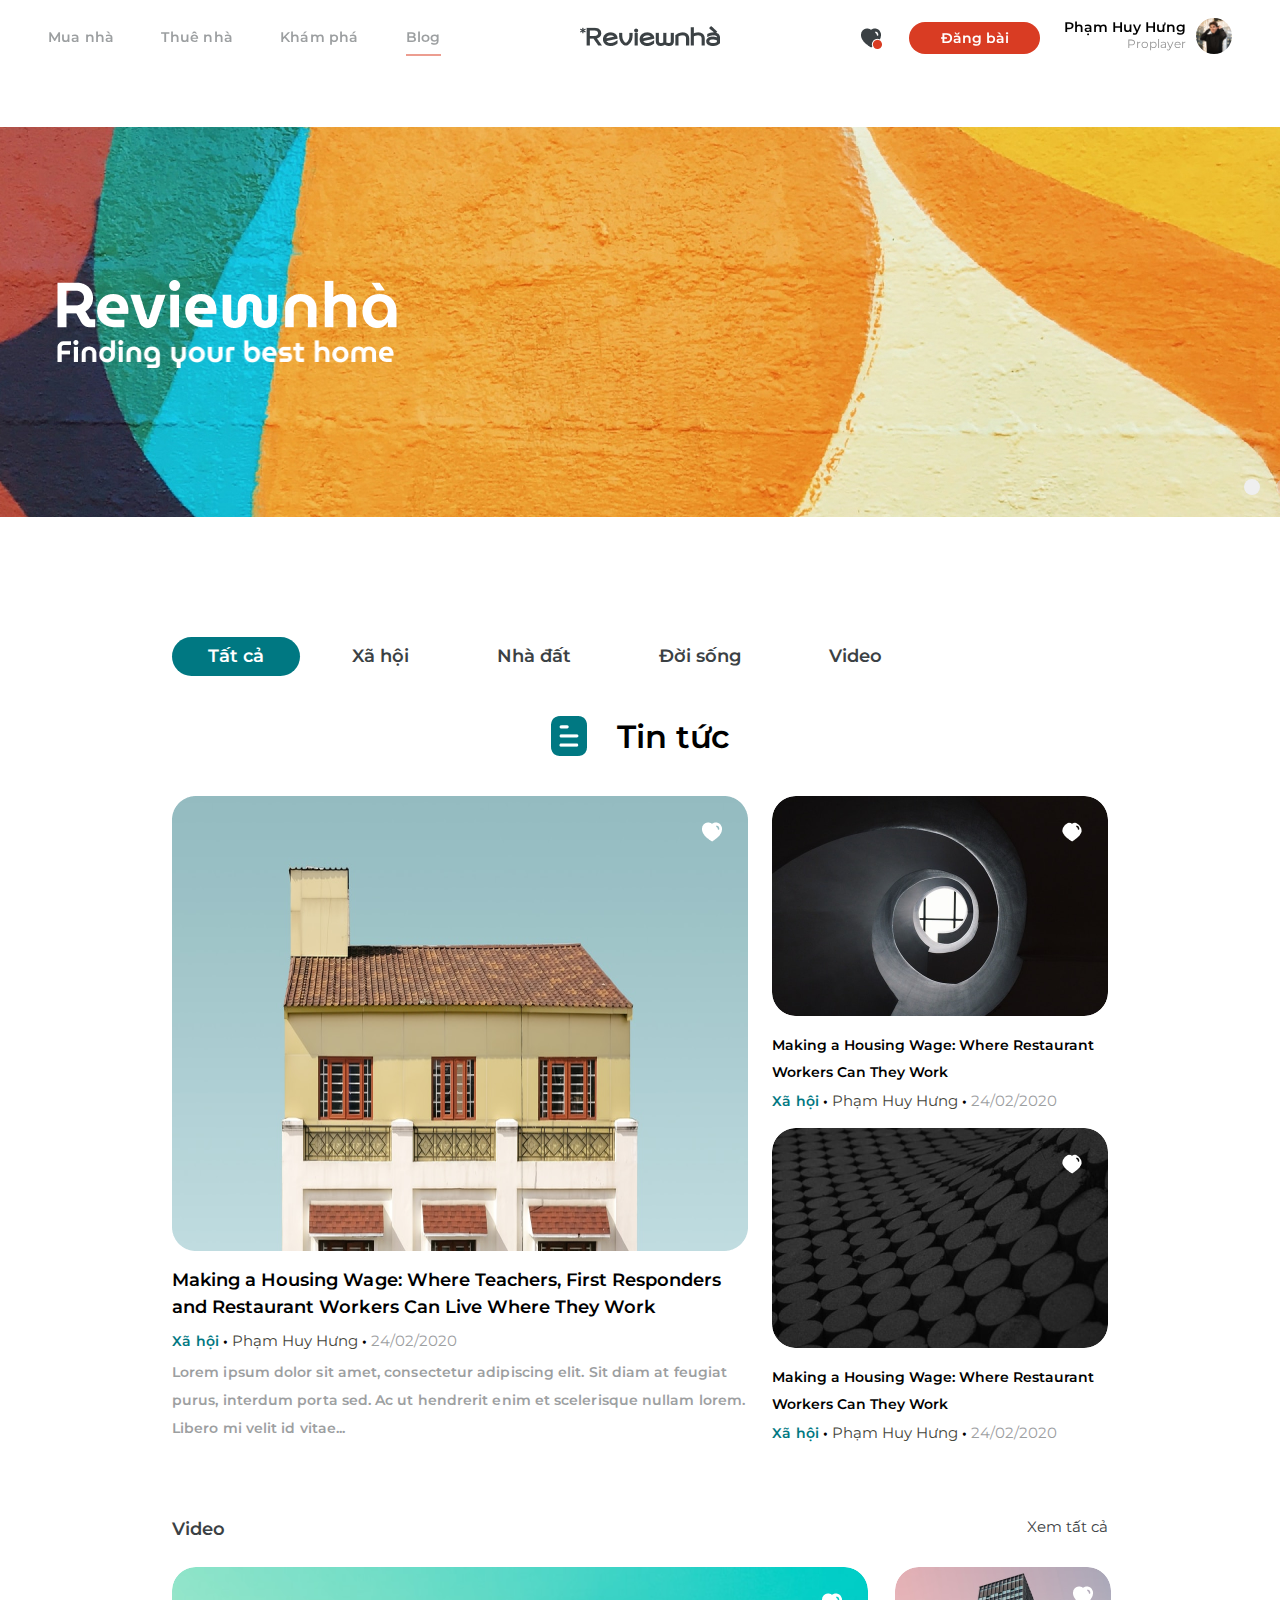
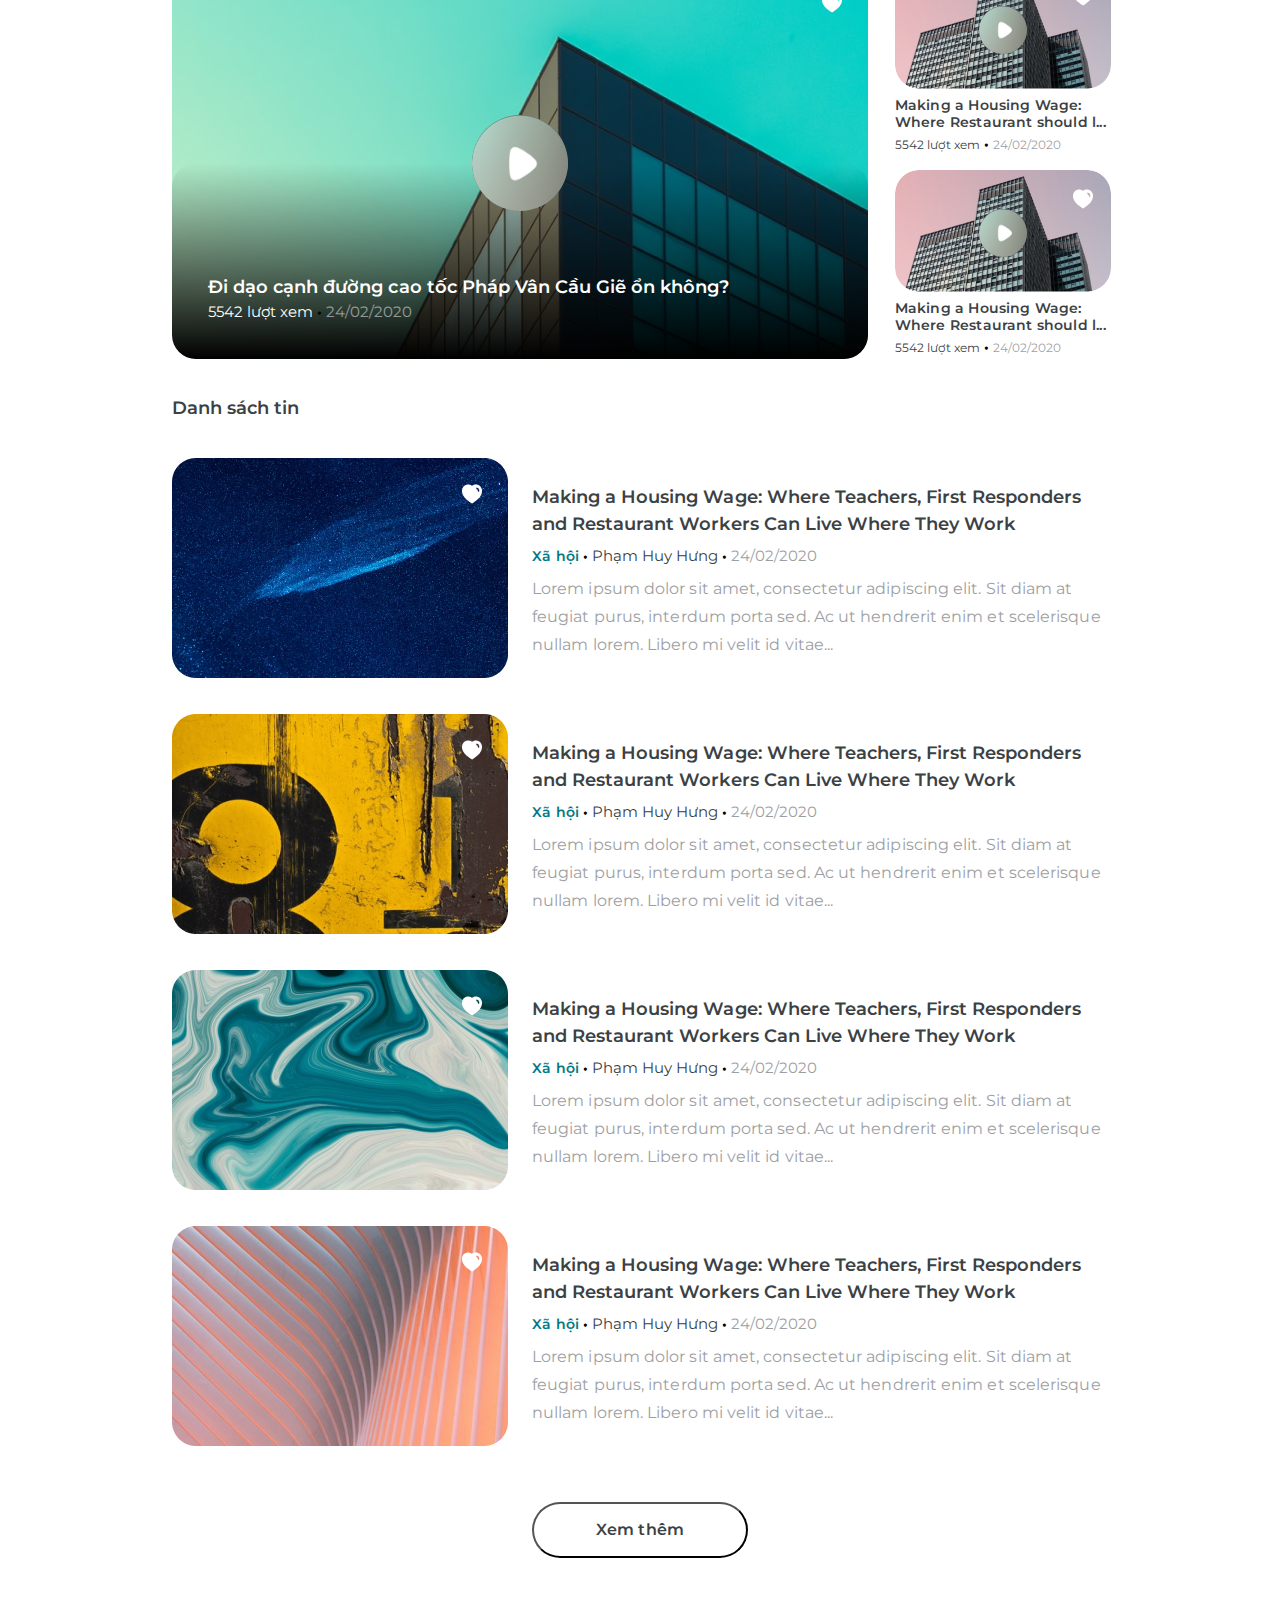
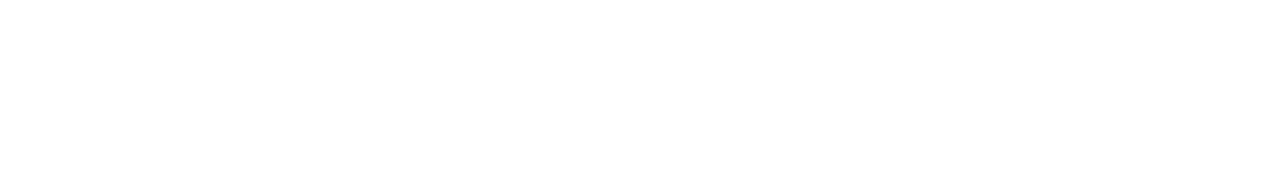
<file: index.html>
<!DOCTYPE html>
<html lang="en">

<head>
    <meta charset="UTF-8">
    <meta http-equiv="X-UA-Compatible" content="IE=edge">
    <meta name="viewport" content="width=device-width, initial-scale=1.0">

    <title>Blog</title>

    <link rel="preconnect" href="https://fonts.googleapis.com">
    <link rel="preconnect" href="https://fonts.gstatic.com" crossorigin>
    <link href="https://fonts.googleapis.com/css2?family=Montserrat:wght@400;600;700&display=swap" rel="stylesheet">

    <link rel="stylesheet" href="css/grid.css">
    <link rel="stylesheet" href="css/style.css">
    <style>
        .container .menu_body .btn_menu_body:first-child{
            background-color: #007882;
            border-radius: 36px;
            color: #FFFFFF;
        }
    </style>
</head>

<body>
    <!-- start header -->
    <div class="header">
        <div class="menu_header">
            <a href="#">Mua nhà</a>
            <a href="#">Thuê nhà</a>
            <a href="#">Khám phá</a>
            <a href="#">Blog</a>
        </div>
        <div class="menu_header_respon">
            <img src="images/Menu.png" alt="">
            <img src="images/logo_res.png" alt="">
        </div>
        <div class="logo_header">
            <a href="./index.html"><img src="images/logo.PNG" alt="logo"></a>
        </div>
        <div class="action_header">
            <div class="dot_heart">
                <img src="images/Heart.png" alt="">
            </div>
            <div class="create_post">
                <button id="btn_post">Đăng bài</button>
            </div>
            <div class="profile">
                <div class="text">
                    <p class="name">
                        Phạm Huy Hưng
                    </p>
                    <p class="rank">
                        Proplayer
                    </p>
                </div>
                <div class="avt">
                    <img src="images/avt.jpg" alt="avt">
                </div>
            </div>
        </div>
    </div>
    <!-- end header -->

    <!-- start container -->
    <div class="container">
        <div class="blog_banner">
            <div class="img_banner">
                <img src="images/banner.jpg" alt="banner">
            </div>
            <div class="content_banner">
                <div class="banner_text">
                    <img id="home_review" src="images/Reviewnha.png" alt="">
                    <img id="finding_text" src="images/Finding your best home.png" alt="">
                </div>
                <div class="banner_step">
                    <button class="btn_step"></button>
                    <button class="btn_step"></button>
                    <button class="btn_step"></button>
                </div>
            </div>
        </div>
        <div class="body">
            <div class="menu_body">
                <a class="btn_menu_body" href="./index.html">Tất cả</a>
                <a class="btn_menu_body" href="./xahoi.html">Xã hội</a>
                <a class="btn_menu_body" href="#">Nhà đất</a>
                <a class="btn_menu_body" href="#">Đời sống</a>
                <a class="btn_menu_body" href="#">Video</a>
            </div>
            <div class="page_title">
                <img src="images/icon_page.png" alt="">
                <div class="title_page_only">
                    <p>Tin tức</p>
                </div>
            </div>
            <div class="body_post">
                <div class="slection_post">
                    <div class="img_post">
                        <a href="./detail.html"><img id="img_post" src="images/post1.png" alt=""></a>
                        <img id="save_post" src="images/Vector.png" alt="">
                    </div>
                    <div class="post_title">
                        <p>Making a Housing Wage: Where Teachers, First Responders and Restaurant Workers Can Live Where
                            They Work</p>
                    </div>
                    <div class="post_detail">
                        <span class="categories_post">Xã hội</span>
                        &bull;
                        <span class="user_post">Phạm Huy Hưng</span>
                        &bull;
                        <span class="date_post">24/02/2020</span>
                    </div>
                    <div class="content_post">
                        <p>Lorem ipsum dolor sit amet, consectetur adipiscing elit. Sit diam at feugiat purus, interdum
                            porta sed. Ac ut hendrerit enim et scelerisque nullam lorem. Libero mi velit id vitae...</p>
                    </div>
                </div>

                <div class="more_post">
                    <div class="more_post_list">
                        <div class="img_post">
                            <a href="./detail.html"><img id="img_post" src="images/more_post.png" alt=""></a>
                            <img id="save_post" src="images/Vector.png" alt="">
                        </div>
                        <div class="post_title">
                            <p>Making a Housing Wage: Where Restaurant Workers Can They Work</p>
                        </div>
                        <div class="post_detail">
                            <span class="categories_post">Xã hội</span>
                            &bull;
                            <span class="user_post">Phạm Huy Hưng</span>
                            &bull;
                            <span class="date_post">24/02/2020</span>
                        </div>
                    </div>
                    <div class="more_post_list">
                        <div class="img_post">
                            <a href="./detail.html"><img id="img_post" src="images/post2.png" alt=""></a>
                            <img id="save_post" src="images/Vector.png" alt="">
                        </div>
                        <div class="post_title">
                            <p>Making a Housing Wage: Where Restaurant Workers Can They Work</p>
                        </div>
                        <div class="post_detail">
                            <span class="categories_post">Xã hội</span>
                            &bull;
                            <span class="user_post">Phạm Huy Hưng</span>
                            &bull;
                            <span class="date_post">24/02/2020</span>
                        </div>
                    </div>
                </div>
            </div>

            <div class="body_video">
                <div class="body_video_title">
                    <div class="title">
                        <p>Video</p>
                    </div>
                    <div class="action_title">
                        <p>Xem tất cả</p>
                        <img src="images/Stroke 2.png" alt="">
                    </div>
                </div>
                <div class="list_video">
                    <div class="selection_video">
                        <div class="img_video">
                            <img src="images/Vector.png" alt="">
                            <div class="play_video_btn">
                                <div class="border_btn">

                                </div>
                                <div class="ractangle_btn">

                                </div>
                            </div>
                        </div>
                        <div class="video_gradient">
                            <div class="title_video">
                                <p class="categories_post">Đi dạo cạnh đường cao tốc Pháp Vân Cầu Giẽ ổn không?</p>
                                <span class="view_video">5542 lượt xem</span>
                                &bull;
                                <span class="date_post">24/02/2020</span>
                            </div>
                        </div>
                    </div>
                    <div class="title_video_respon">
                        <p class="categories_post">Đi dạo cạnh đường cao tốc Pháp Vân Cầu Giẽ ổn không?</p>
                        <span class="view_video">5542 lượt xem</span>
                        &bull;
                        <span class="date_post">24/02/2020</span>
                    </div>
                    <div class="more_video">
                        <div class="more_detail">
                            <div class="img_video">
                                <img src="images/Vector.png" alt="">
                                <div class="play_video_btn">
                                    <div class="border_btn">
    
                                    </div>
                                    <div class="ractangle_btn">
    
                                    </div>
                                </div>
                            </div>
                            <div class="post_title">
                                <p>Making a Housing Wage: Where Restaurant should l...</p>
                            </div>
                            <div class="post_detail">
                                <span class="view_video">5542 lượt xem</span>
                                &bull;
                                <span class="date_post">24/02/2020</span>
                            </div>
                        </div>
                        <div class="more_detail">
                            <div class="img_video">
                                <img src="images/Vector.png" alt="">
                                <div class="play_video_btn">
                                    <div class="border_btn">
    
                                    </div>
                                    <div class="ractangle_btn">
    
                                    </div>
                                </div>
                            </div>
                            <div class="post_title">
                                <p>Making a Housing Wage: Where Restaurant should l...</p>
                            </div>
                            <div class="post_detail">
                                <span class="view_video">5542 lượt xem</span>
                                &bull;
                                <span class="date_post">24/02/2020</span>
                            </div>
                        </div>
                        <div class="more_detail">
                            <div class="img_video">
                                <img src="images/Vector.png" alt="">
                                <div class="play_video_btn">
                                    <div class="border_btn">
    
                                    </div>
                                    <div class="ractangle_btn">
    
                                    </div>
                                </div>
                            </div>
                            <div class="post_title">
                                <p>Making a Housing Wage: Where Restaurant should l...</p>
                            </div>
                            <div class="post_detail">
                                <span class="view_video">5542 lượt xem</span>
                                &bull;
                                <span class="date_post">24/02/2020</span>
                            </div>
                        </div>
                        <div class="more_detail">
                            <div class="img_video">
                                <img src="images/Vector.png" alt="">
                                <div class="play_video_btn">
                                    <div class="border_btn">
    
                                    </div>
                                    <div class="ractangle_btn">
    
                                    </div>
                                </div>
                            </div>
                            <div class="post_title">
                                <p>Making a Housing Wage: Where Restaurant should l...</p>
                            </div>
                            <div class="post_detail">
                                <span class="view_video">5542 lượt xem</span>
                                &bull;
                                <span class="date_post">24/02/2020</span>
                            </div>
                        </div>
                    </div>
                </div>
            </div>

            <div class="list_blog_body">
                <div class="list_blog_title">
                    <p>Danh sách tin</p>
                </div>
                <div class="list_blog">
                    <div class="title_respon">
                        <div class="post_title">
                            <p>Making a Housing Wage: Where Teachers, First Responders and Restaurant Workers Can
                                Live Where
                                They Work</p>
                        </div>
                        <div class="post_detail">
                            <span class="categories_post">Xã hội</span>
                            &bull;
                            <span class="user_post">Phạm Huy Hưng</span>
                            &bull;
                            <span class="date_post">24/02/2020</span>
                        </div>
                    </div>
                    <div class="blog">
                        <div class="img_post">
                            <img id="img_post" src="images/blog1.png" alt="">
                            <img id="save_post" src="images/Vector.png" alt="">
                        </div>
                        <div class="detail_blog">
                            <div class="post_title">
                                <p>Making a Housing Wage: Where Teachers, First Responders and Restaurant Workers Can
                                    Live Where
                                    They Work</p>
                            </div>
                            <div class="post_detail">
                                <span class="categories_post">Xã hội</span>
                                &bull;
                                <span class="user_post">Phạm Huy Hưng</span>
                                &bull;
                                <span class="date_post">24/02/2020</span>
                            </div>
                            <div class="content_post">
                                <p>Lorem ipsum dolor sit amet, consectetur adipiscing elit. Sit diam at feugiat purus,
                                    interdum
                                    porta sed. Ac ut hendrerit enim et scelerisque nullam lorem. Libero mi velit id
                                    vitae...</p>
                            </div>
                        </div>
                    </div>
                    <div class="title_respon">
                        <div class="post_title">
                            <p>Making a Housing Wage: Where Teachers, First Responders and Restaurant Workers Can
                                Live Where
                                They Work</p>
                        </div>
                        <div class="post_detail">
                            <span class="categories_post">Xã hội</span>
                            &bull;
                            <span class="user_post">Phạm Huy Hưng</span>
                            &bull;
                            <span class="date_post">24/02/2020</span>
                        </div>
                    </div>
                    <div class="blog">
                        <div class="img_post">
                            <img id="img_post" src="images/blog2.png" alt="">
                            <img id="save_post" src="images/Vector.png" alt="">
                        </div>
                        <div class="detail_blog">
                            <div class="post_title">
                                <p>Making a Housing Wage: Where Teachers, First Responders and Restaurant Workers Can
                                    Live Where
                                    They Work</p>
                            </div>
                            <div class="post_detail">
                                <span class="categories_post">Xã hội</span>
                                &bull;
                                <span class="user_post">Phạm Huy Hưng</span>
                                &bull;
                                <span class="date_post">24/02/2020</span>
                            </div>
                            <div class="content_post">
                                <p>Lorem ipsum dolor sit amet, consectetur adipiscing elit. Sit diam at feugiat purus,
                                    interdum
                                    porta sed. Ac ut hendrerit enim et scelerisque nullam lorem. Libero mi velit id
                                    vitae...</p>
                            </div>
                        </div>
                    </div>
                    <div class="title_respon">
                        <div class="post_title">
                            <p>Making a Housing Wage: Where Teachers, First Responders and Restaurant Workers Can
                                Live Where
                                They Work</p>
                        </div>
                        <div class="post_detail">
                            <span class="categories_post">Xã hội</span>
                            &bull;
                            <span class="user_post">Phạm Huy Hưng</span>
                            &bull;
                            <span class="date_post">24/02/2020</span>
                        </div>
                    </div>
                    <div class="blog">
                        <div class="img_post">
                            <img id="img_post" src="images/blog3.png" alt="">
                            <img id="save_post" src="images/Vector.png" alt="">
                        </div>
                        <div class="detail_blog">
                            <div class="post_title">
                                <p>Making a Housing Wage: Where Teachers, First Responders and Restaurant Workers Can
                                    Live Where
                                    They Work</p>
                            </div>
                            <div class="post_detail">
                                <span class="categories_post">Xã hội</span>
                                &bull;
                                <span class="user_post">Phạm Huy Hưng</span>
                                &bull;
                                <span class="date_post">24/02/2020</span>
                            </div>
                            <div class="content_post">
                                <p>Lorem ipsum dolor sit amet, consectetur adipiscing elit. Sit diam at feugiat purus,
                                    interdum
                                    porta sed. Ac ut hendrerit enim et scelerisque nullam lorem. Libero mi velit id
                                    vitae...</p>
                            </div>
                        </div>
                    </div>
                    <div class="title_respon">
                        <div class="post_title">
                            <p>Making a Housing Wage: Where Teachers, First Responders and Restaurant Workers Can
                                Live Where
                                They Work</p>
                        </div>
                        <div class="post_detail">
                            <span class="categories_post">Xã hội</span>
                            &bull;
                            <span class="user_post">Phạm Huy Hưng</span>
                            &bull;
                            <span class="date_post">24/02/2020</span>
                        </div>
                    </div>
                    <div class="blog">
                        <div class="img_post">
                            <img id="img_post" src="images/blog4.png" alt="">
                            <img id="save_post" src="images/Vector.png" alt="">
                        </div>
                        <div class="detail_blog">
                            <div class="post_title">
                                <p>Making a Housing Wage: Where Teachers, First Responders and Restaurant Workers Can
                                    Live Where
                                    They Work</p>
                            </div>
                            <div class="post_detail">
                                <span class="categories_post">Xã hội</span>
                                &bull;
                                <span class="user_post">Phạm Huy Hưng</span>
                                &bull;
                                <span class="date_post">24/02/2020</span>
                            </div>
                            <div class="content_post">
                                <p>Lorem ipsum dolor sit amet, consectetur adipiscing elit. Sit diam at feugiat purus,
                                    interdum
                                    porta sed. Ac ut hendrerit enim et scelerisque nullam lorem. Libero mi velit id
                                    vitae...</p>
                            </div>
                        </div>
                    </div>
                </div>
                <div class="btn_show">
                    <button class="show_more_btn">Xem thêm</button>
                </div>
            </div>
        </div>
    </div>
    <!-- end container -->

    <!-- start footer -->
    <div class="footer">

    </div>
    <!-- end footer -->
</body>

</html>
</file>
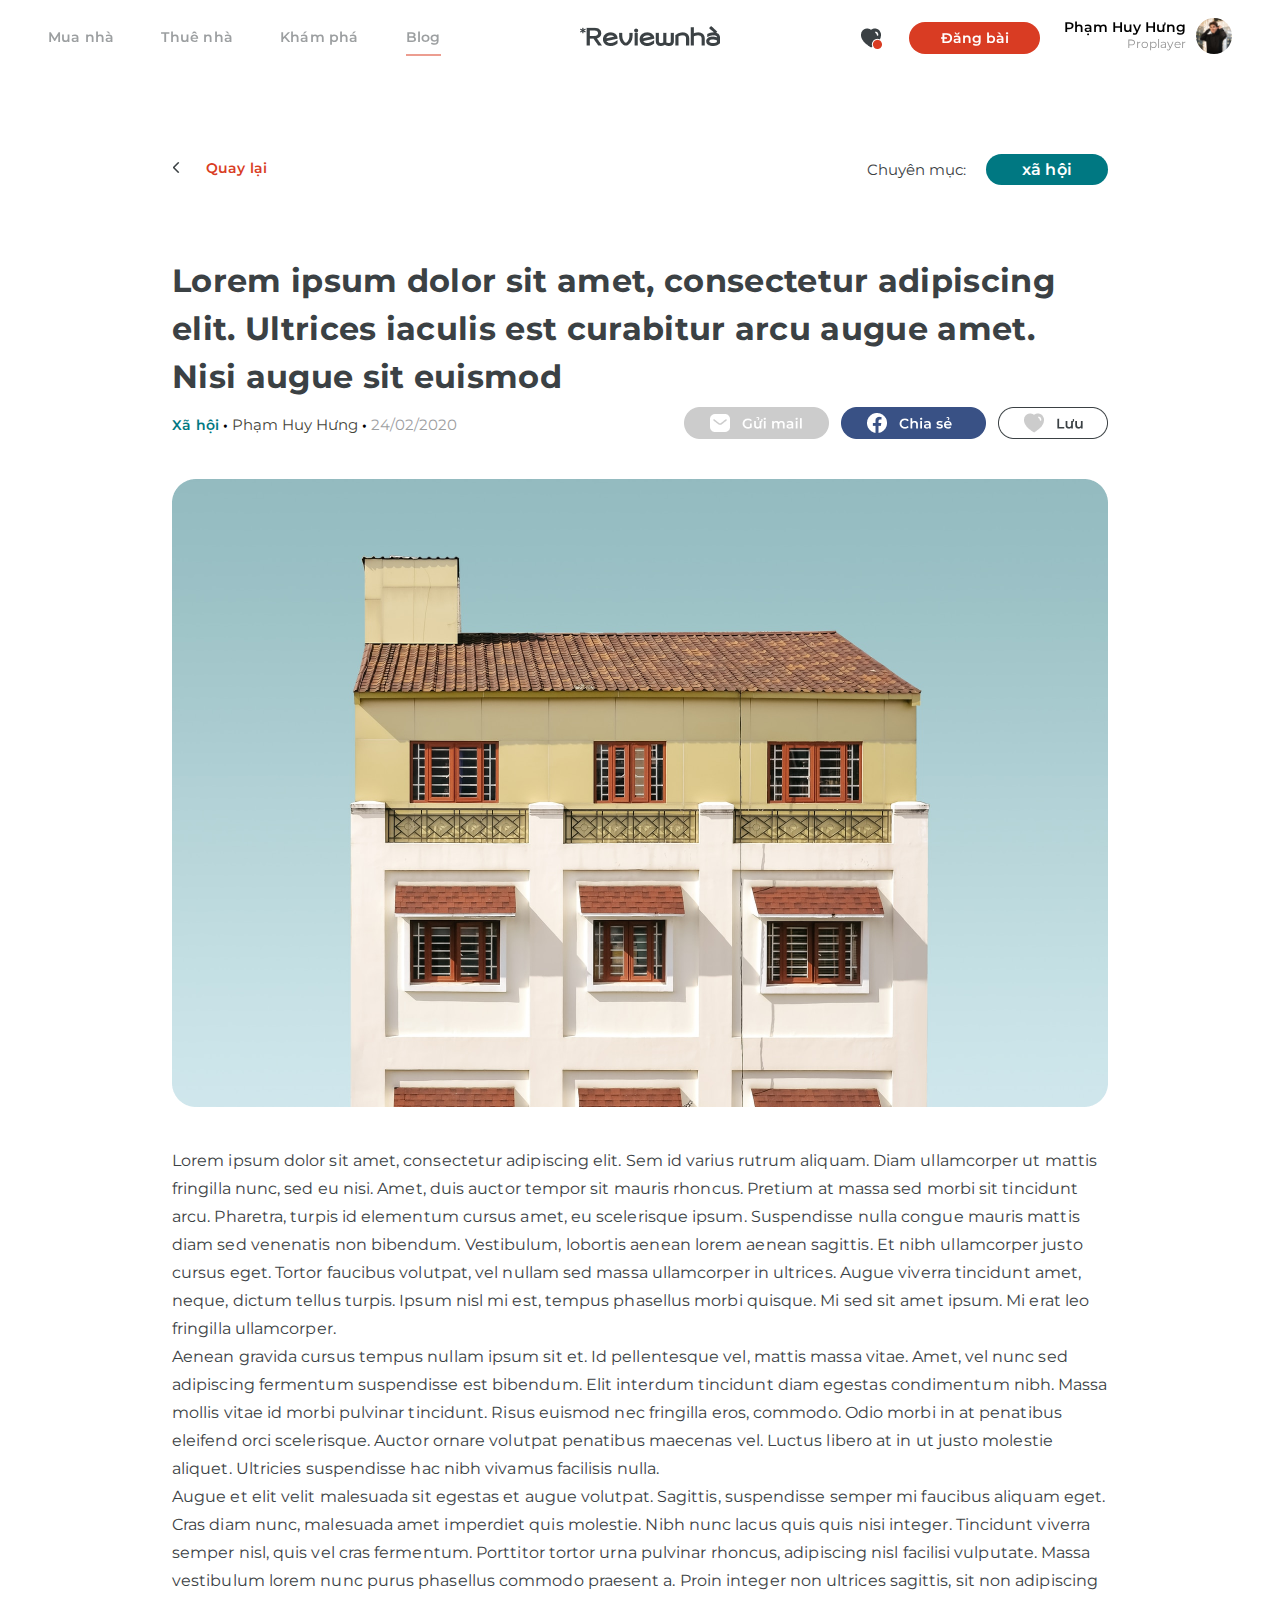
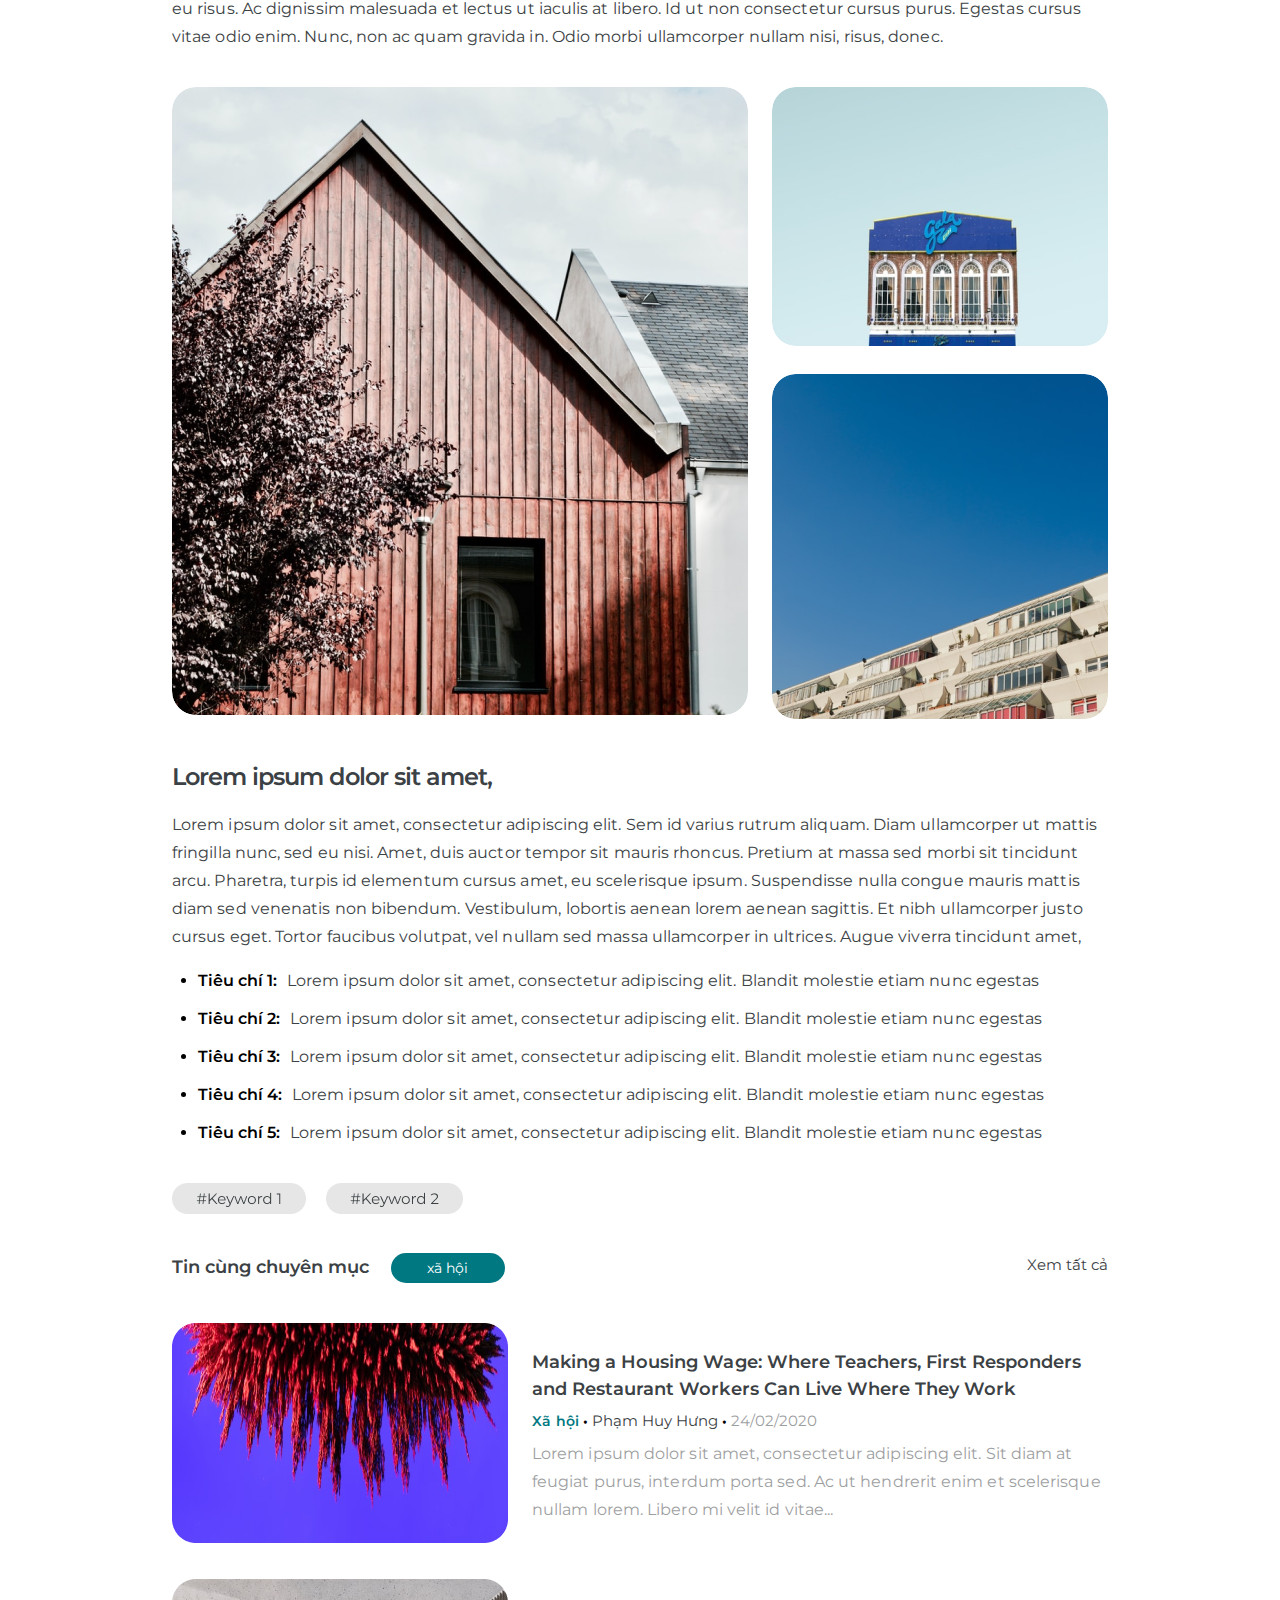
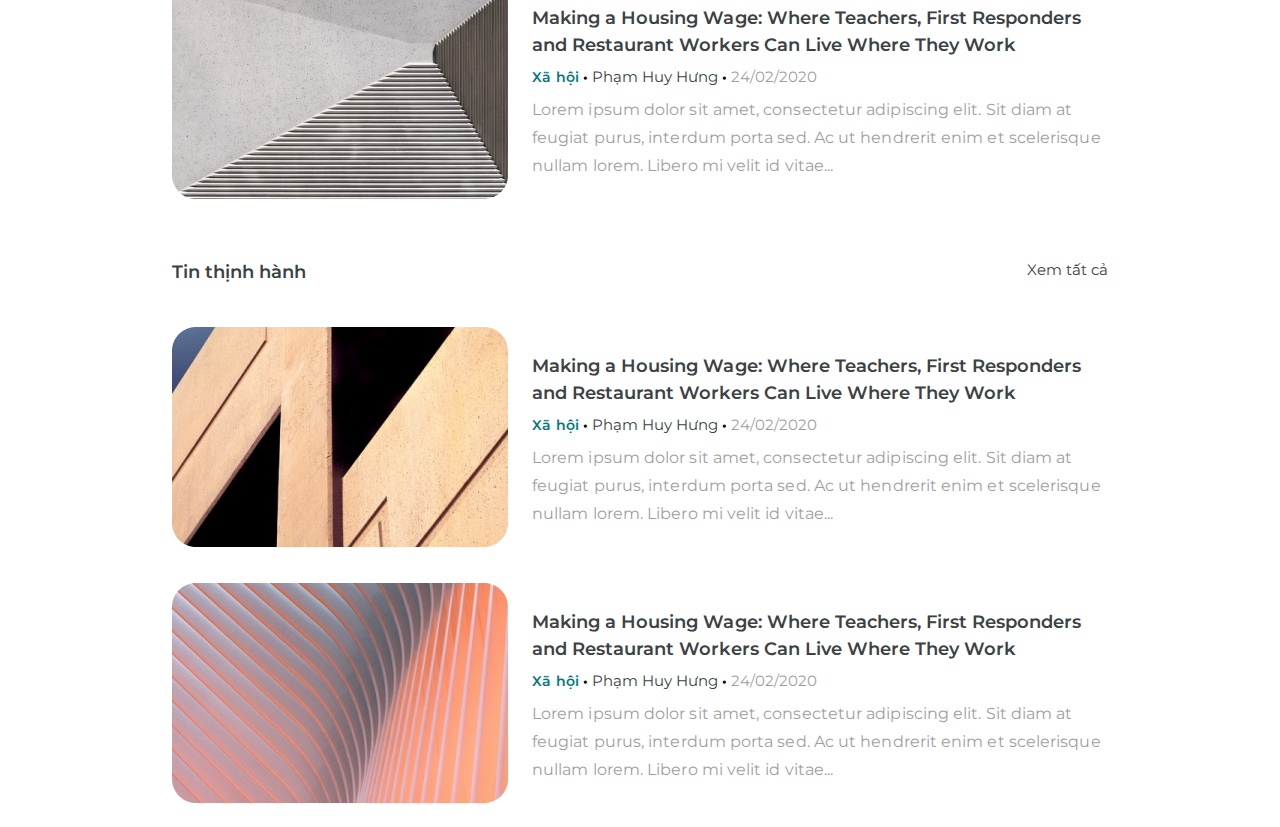
<file: detail.html>
<!DOCTYPE html>
<html lang="en">

<head>
    <meta charset="UTF-8">
    <meta http-equiv="X-UA-Compatible" content="IE=edge">
    <meta name="viewport" content="width=device-width, initial-scale=1.0">

    <title>Blog</title>

    <link rel="preconnect" href="https://fonts.googleapis.com">
    <link rel="preconnect" href="https://fonts.gstatic.com" crossorigin>
    <link href="https://fonts.googleapis.com/css2?family=Montserrat:wght@400;600;700&display=swap" rel="stylesheet">

    <link rel="stylesheet" href="css/style.css">
    <style>
        .container .menu_body .btn_menu_body:first-child {
            background-color: #007882;
            border-radius: 36px;
            color: #FFFFFF;
        }
    </style>
</head>

<body>
    <!-- start header -->
    <div class="header">
        <div class="menu_header">
            <a href="#">Mua nhà</a>
            <a href="#">Thuê nhà</a>
            <a href="#">Khám phá</a>
            <a href="#">Blog</a>
        </div>
        <div class="menu_header_respon">
            <img src="images/Menu.png" alt="">
            <img src="images/logo_res.png" alt="">
        </div>
        <div class="logo_header">
            <a href="./index.html"><img src="images/logo.PNG" alt="logo"></a>
        </div>
        <div class="action_header">
            <div class="dot_heart">
                <img src="images/Heart.png" alt="">
            </div>
            <div class="create_post">
                <button id="btn_post">Đăng bài</button>
            </div>
            <div class="profile">
                <div class="text">
                    <p class="name">
                        Phạm Huy Hưng
                    </p>
                    <p class="rank">
                        Proplayer
                    </p>
                </div>
                <div class="avt">
                    <img src="images/avt.jpg" alt="avt">
                </div>
            </div>
        </div>
    </div>
    <!-- end header -->

    <!-- start container -->
    <div class="container">
        <div class="body">
            <div class="detail_header">
                <div class="back">
                    <a href="./index.html"><img src="images/Stroke 1.png" alt=""></a>
                    <span id="back">Quay lại</span>
                </div>
                <div class="cate_post">
                    <span id="cate_head">Chuyên mục: </span>
                    <span id="cate_select">xã hội</span>
                </div>
            </div>
            <div class="detail_body">
                <div class="title_detail_post">
                    <p>Lorem ipsum dolor sit amet, consectetur adipiscing elit. Ultrices iaculis est curabitur arcu
                        augue amet. Nisi augue sit euismod </p>
                </div>
                <div class="more_detail_post">
                    <div class="post_detail">
                        <span class="categories_post">Xã hội</span>
                        &bull;
                        <span class="user_post">Phạm Huy Hưng</span>
                        &bull;
                        <span class="date_post">24/02/2020</span>
                    </div>
                    <div class="action_post">
                        <img src="images/send_mail.png" alt="">
                        <img src="images/send_fb.png" alt="">
                        <img src="images/save.png" alt="">
                    </div>
                    <div class="action_post_respon_1">
                        <img src="images/Button_1.png" alt="">
                        <img src="images/Button-1_1.png" alt="">
                        <img src="images/Button-2_1.png" alt="">
                    </div>
                    <div class="action_post_respon">
                        <img src="images/Button.png" alt="">
                        <img src="images/Button-1.png" alt="">
                        <img src="images/Button-2.png" alt="">
                    </div>
                </div>
                <div class="banner_post">
                    <img src="images/banner_detail.png" alt="">
                </div>
                <div class="first_content">
                    <p>Lorem ipsum dolor sit amet, consectetur adipiscing elit. Sem id varius rutrum aliquam. Diam
                        ullamcorper ut mattis fringilla nunc, sed eu nisi. Amet, duis auctor tempor sit mauris rhoncus.
                        Pretium at massa sed morbi sit tincidunt arcu. Pharetra, turpis id elementum cursus amet, eu
                        scelerisque ipsum. Suspendisse nulla congue mauris mattis diam sed venenatis non bibendum.
                        Vestibulum, lobortis aenean lorem aenean sagittis. Et nibh ullamcorper justo cursus eget. Tortor
                        faucibus volutpat, vel nullam sed massa ullamcorper in ultrices. Augue viverra tincidunt amet,
                        neque, dictum tellus turpis. Ipsum nisl mi est, tempus phasellus morbi quisque. Mi sed sit amet
                        ipsum. Mi erat leo fringilla ullamcorper.
                    </p>
                    <p>
                        Aenean gravida cursus tempus nullam ipsum sit et. Id pellentesque vel, mattis massa vitae. Amet,
                        vel nunc sed adipiscing fermentum suspendisse est bibendum. Elit interdum tincidunt diam egestas
                        condimentum nibh. Massa mollis vitae id morbi pulvinar tincidunt. Risus euismod nec fringilla
                        eros, commodo. Odio morbi in at penatibus eleifend orci scelerisque. Auctor ornare volutpat
                        penatibus maecenas vel. Luctus libero at in ut justo molestie aliquet. Ultricies suspendisse hac
                        nibh vivamus facilisis nulla.
                    </p>
                    <p>
                        Augue et elit velit malesuada sit egestas et augue volutpat. Sagittis, suspendisse semper mi
                        faucibus aliquam eget. Cras diam nunc, malesuada amet imperdiet quis molestie. Nibh nunc lacus
                        quis quis nisi integer. Tincidunt viverra semper nisl, quis vel cras fermentum. Porttitor tortor
                        urna pulvinar rhoncus, adipiscing nisl facilisi vulputate. Massa vestibulum lorem nunc purus
                        phasellus commodo praesent a. Proin integer non ultrices sagittis, sit non adipiscing eu risus.
                        Ac dignissim malesuada et lectus ut iaculis at libero. Id ut non consectetur cursus purus.
                        Egestas cursus vitae odio enim. Nunc, non ac quam gravida in. Odio morbi ullamcorper nullam
                        nisi, risus, donec.
                    </p>
                </div>
                <div class="content_img">
                    <div class="selection_img">
                        <img src="images/seletion_img.png" alt="">
                    </div>
                    <div class="more_img">
                        <img src="images/more_img1.png" alt="">
                        <img src="images/more_img2.png" alt="">
                    </div>
                </div>
                <div class="second_content">
                    <div class="title_content">
                        <p>Lorem ipsum dolor sit amet, </p>
                    </div>
                    <div class="more_content">
                        <p>Lorem ipsum dolor sit amet, consectetur adipiscing elit. Sem id varius rutrum aliquam. Diam
                            ullamcorper ut mattis fringilla nunc, sed eu nisi. Amet, duis auctor tempor sit mauris
                            rhoncus. Pretium at massa sed morbi sit tincidunt arcu. Pharetra, turpis id elementum cursus
                            amet, eu scelerisque ipsum. Suspendisse nulla congue mauris mattis diam sed venenatis non
                            bibendum. Vestibulum, lobortis aenean lorem aenean sagittis. Et nibh ullamcorper justo
                            cursus eget. Tortor faucibus volutpat, vel nullam sed massa ullamcorper in ultrices. Augue
                            viverra tincidunt amet, </p>
                    </div>
                    <div class="list_content">
                        <ul>
                            <li> Tiêu chí 1:  <span>Lorem ipsum dolor sit amet, consectetur adipiscing elit. Blandit molestie etiam nunc egestas</span></li>
                            <li> Tiêu chí 2:  <span>Lorem ipsum dolor sit amet, consectetur adipiscing elit. Blandit molestie etiam nunc egestas</span></li>
                            <li> Tiêu chí 3:  <span>Lorem ipsum dolor sit amet, consectetur adipiscing elit. Blandit molestie etiam nunc egestas</span></li>
                            <li> Tiêu chí 4:  <span>Lorem ipsum dolor sit amet, consectetur adipiscing elit. Blandit molestie etiam nunc egestas</span></li>
                            <li> Tiêu chí 5:  <span>Lorem ipsum dolor sit amet, consectetur adipiscing elit. Blandit molestie etiam nunc egestas</span></li>
                        </ul>
                    </div>
                </div>
                <div class="tag_detail">
                    <img src="images/tag1.png" alt="">
                    <img src="images/tag2.png" alt="">
                </div>
                <div class="detail_reference">
                    <div class="refer_title">
                        <span id="cate_head">Tin cùng chuyên mục </span>
                        <span id="cate_select">xã hội</span>
                    </div>
                    <div class="show_all">
                        <img src="images/Stroke 2.png" alt="">
                        <span>Xem tất cả</span>
                    </div>
                </div>
                <div class="list_blog_body">
                    <div class="list_blog">
                        <div class="title_respon">
                            <div class="post_title">
                                <p>Making a Housing Wage: Where Teachers, First Responders and Restaurant Workers Can
                                    Live Where
                                    They Work</p>
                            </div>
                            <div class="post_detail">
                                <span class="categories_post">Xã hội</span>
                                &bull;
                                <span class="user_post">Phạm Huy Hưng</span>
                                &bull;
                                <span class="date_post">24/02/2020</span>
                            </div>
                        </div>
                        <div class="blog">
                            <div class="img_post">
                                <img id="img_post" src="images/blog7.png" alt="">
                            </div>
                            <div class="detail_blog">
                                <div class="post_title">
                                    <p>Making a Housing Wage: Where Teachers, First Responders and Restaurant Workers Can
                                        Live Where
                                        They Work</p>
                                </div>
                                <div class="post_detail">
                                    <span class="categories_post">Xã hội</span>
                                    &bull;
                                    <span class="user_post">Phạm Huy Hưng</span>
                                    &bull;
                                    <span class="date_post">24/02/2020</span>
                                </div>
                                <div class="content_post">
                                    <p>Lorem ipsum dolor sit amet, consectetur adipiscing elit. Sit diam at feugiat purus,
                                        interdum
                                        porta sed. Ac ut hendrerit enim et scelerisque nullam lorem. Libero mi velit id
                                        vitae...</p>
                                </div>
                            </div>
                        </div>
                        <div class="title_respon">
                            <div class="post_title">
                                <p>Making a Housing Wage: Where Teachers, First Responders and Restaurant Workers Can
                                    Live Where
                                    They Work</p>
                            </div>
                            <div class="post_detail">
                                <span class="categories_post">Xã hội</span>
                                &bull;
                                <span class="user_post">Phạm Huy Hưng</span>
                                &bull;
                                <span class="date_post">24/02/2020</span>
                            </div>
                        </div>
                        <div class="blog">
                            <div class="img_post">
                                <img id="img_post" src="images/blog6.png" alt="">
                            </div>
                            <div class="detail_blog">
                                <div class="post_title">
                                    <p>Making a Housing Wage: Where Teachers, First Responders and Restaurant Workers Can
                                        Live Where
                                        They Work</p>
                                </div>
                                <div class="post_detail">
                                    <span class="categories_post">Xã hội</span>
                                    &bull;
                                    <span class="user_post">Phạm Huy Hưng</span>
                                    &bull;
                                    <span class="date_post">24/02/2020</span>
                                </div>
                                <div class="content_post">
                                    <p>Lorem ipsum dolor sit amet, consectetur adipiscing elit. Sit diam at feugiat purus,
                                        interdum
                                        porta sed. Ac ut hendrerit enim et scelerisque nullam lorem. Libero mi velit id
                                        vitae...</p>
                                </div>
                            </div>
                        </div>
                    </div>
                </div>
                <div class="detail_reference">
                    <div class="refer_title">
                        <span id="cate_head">Tin thịnh hành </span>
                        <!-- <span id="cate_select">xã hội</span> -->
                    </div>
                    <div class="show_all">
                        <!-- <img src="images/Stroke 1.png" alt=""> -->
                        <span>Xem tất cả</span>
                    </div>
                </div>
                <div class="list_blog_body">
                    <div class="list_blog">
                        <div class="title_respon">
                            <div class="post_title">
                                <p>Making a Housing Wage: Where Teachers, First Responders and Restaurant Workers Can
                                    Live Where
                                    They Work</p>
                            </div>
                            <div class="post_detail">
                                <span class="categories_post">Xã hội</span>
                                &bull;
                                <span class="user_post">Phạm Huy Hưng</span>
                                &bull;
                                <span class="date_post">24/02/2020</span>
                            </div>
                        </div>
                        <div class="blog">
                            <div class="img_post">
                                <img id="img_post" src="images/blog5.png" alt="">
                            </div>
                            <div class="detail_blog">
                                <div class="post_title">
                                    <p>Making a Housing Wage: Where Teachers, First Responders and Restaurant Workers Can
                                        Live Where
                                        They Work</p>
                                </div>
                                <div class="post_detail">
                                    <span class="categories_post">Xã hội</span>
                                    &bull;
                                    <span class="user_post">Phạm Huy Hưng</span>
                                    &bull;
                                    <span class="date_post">24/02/2020</span>
                                </div>
                                <div class="content_post">
                                    <p>Lorem ipsum dolor sit amet, consectetur adipiscing elit. Sit diam at feugiat purus,
                                        interdum
                                        porta sed. Ac ut hendrerit enim et scelerisque nullam lorem. Libero mi velit id
                                        vitae...</p>
                                </div>
                            </div>
                        </div>
                        <div class="title_respon">
                            <div class="post_title">
                                <p>Making a Housing Wage: Where Teachers, First Responders and Restaurant Workers Can
                                    Live Where
                                    They Work</p>
                            </div>
                            <div class="post_detail">
                                <span class="categories_post">Xã hội</span>
                                &bull;
                                <span class="user_post">Phạm Huy Hưng</span>
                                &bull;
                                <span class="date_post">24/02/2020</span>
                            </div>
                        </div>
                        <div class="blog">
                            <div class="img_post">
                                <img id="img_post" src="images/blog4.png" alt="">
                            </div>
                            <div class="detail_blog">
                                <div class="post_title">
                                    <p>Making a Housing Wage: Where Teachers, First Responders and Restaurant Workers Can
                                        Live Where
                                        They Work</p>
                                </div>
                                <div class="post_detail">
                                    <span class="categories_post">Xã hội</span>
                                    &bull;
                                    <span class="user_post">Phạm Huy Hưng</span>
                                    &bull;
                                    <span class="date_post">24/02/2020</span>
                                </div>
                                <div class="content_post">
                                    <p>Lorem ipsum dolor sit amet, consectetur adipiscing elit. Sit diam at feugiat purus,
                                        interdum
                                        porta sed. Ac ut hendrerit enim et scelerisque nullam lorem. Libero mi velit id
                                        vitae...</p>
                                </div>
                            </div>
                        </div>
                    </div>
                </div>
            </div>
        </div>
    </div>
    <!-- end container -->

    <!-- start footer -->
    <div class="footer">

    </div>
    <!-- end footer -->
</body>

</html>
</file>
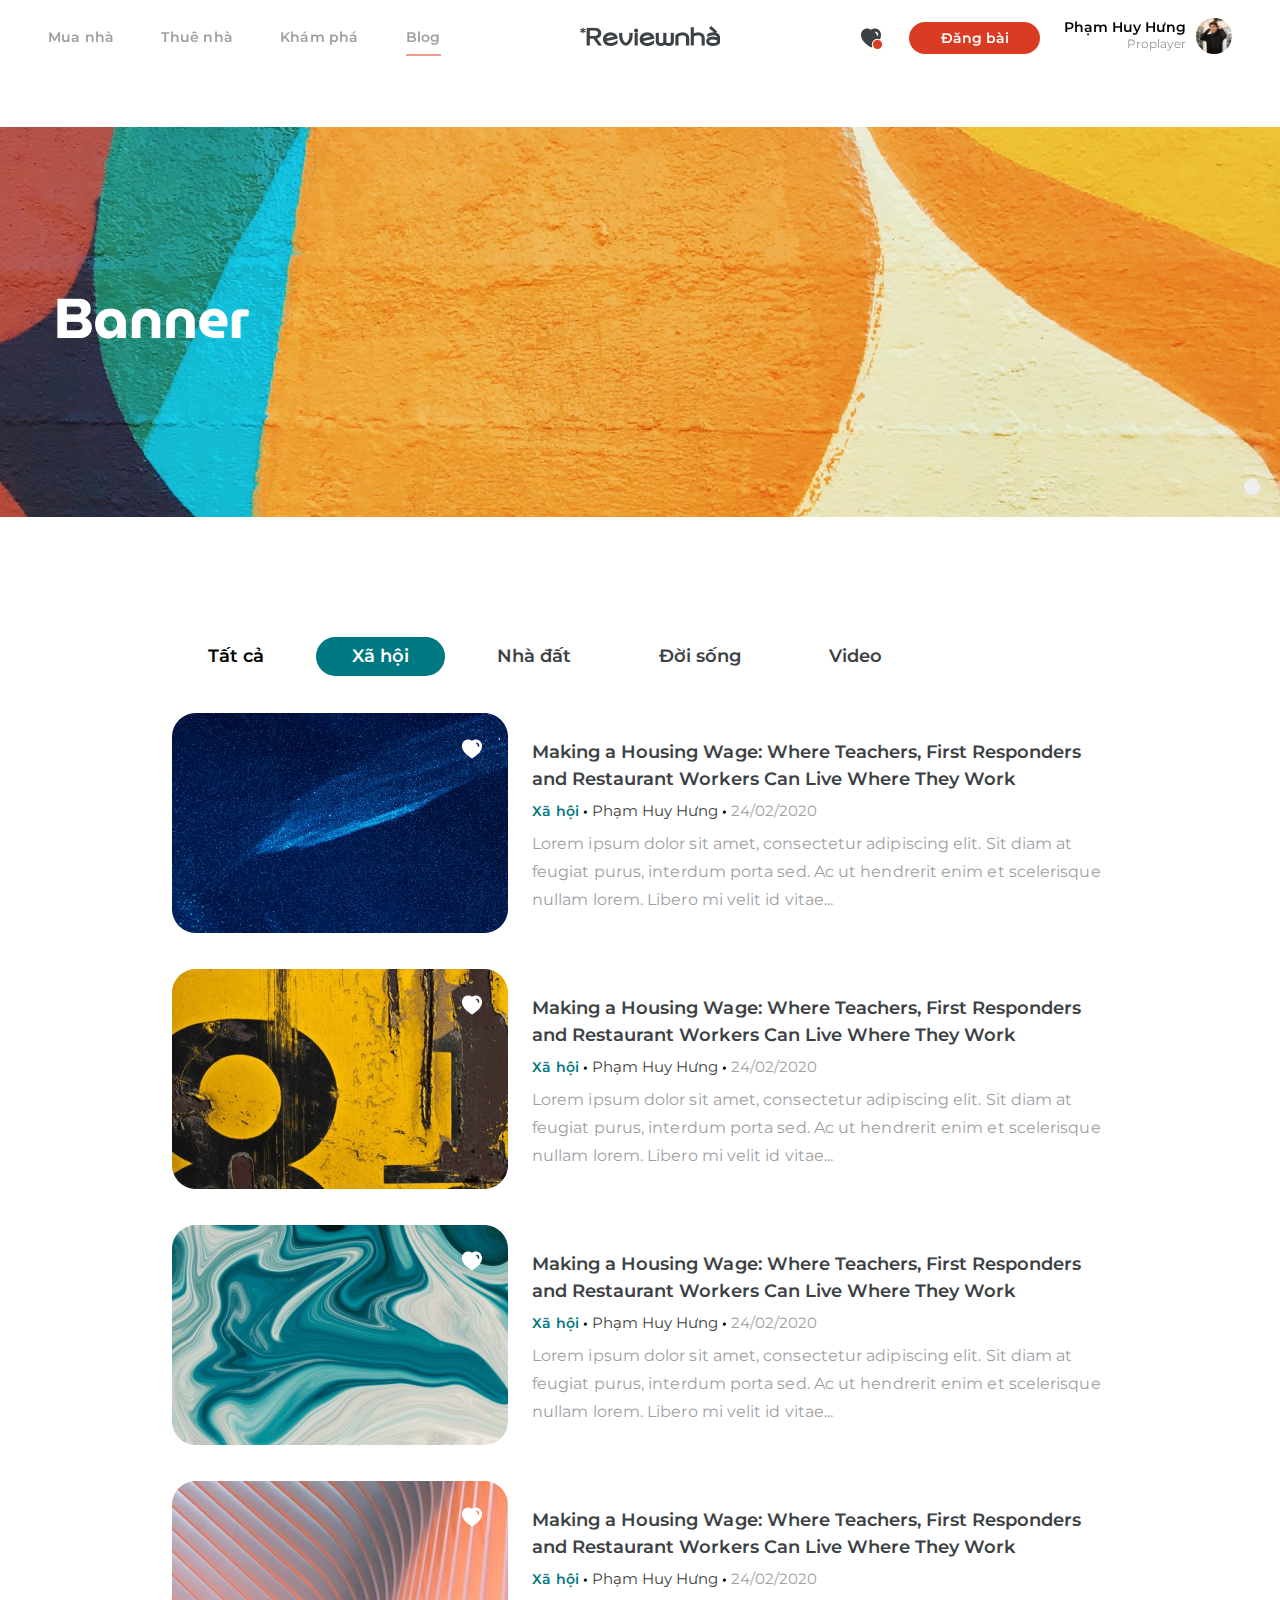
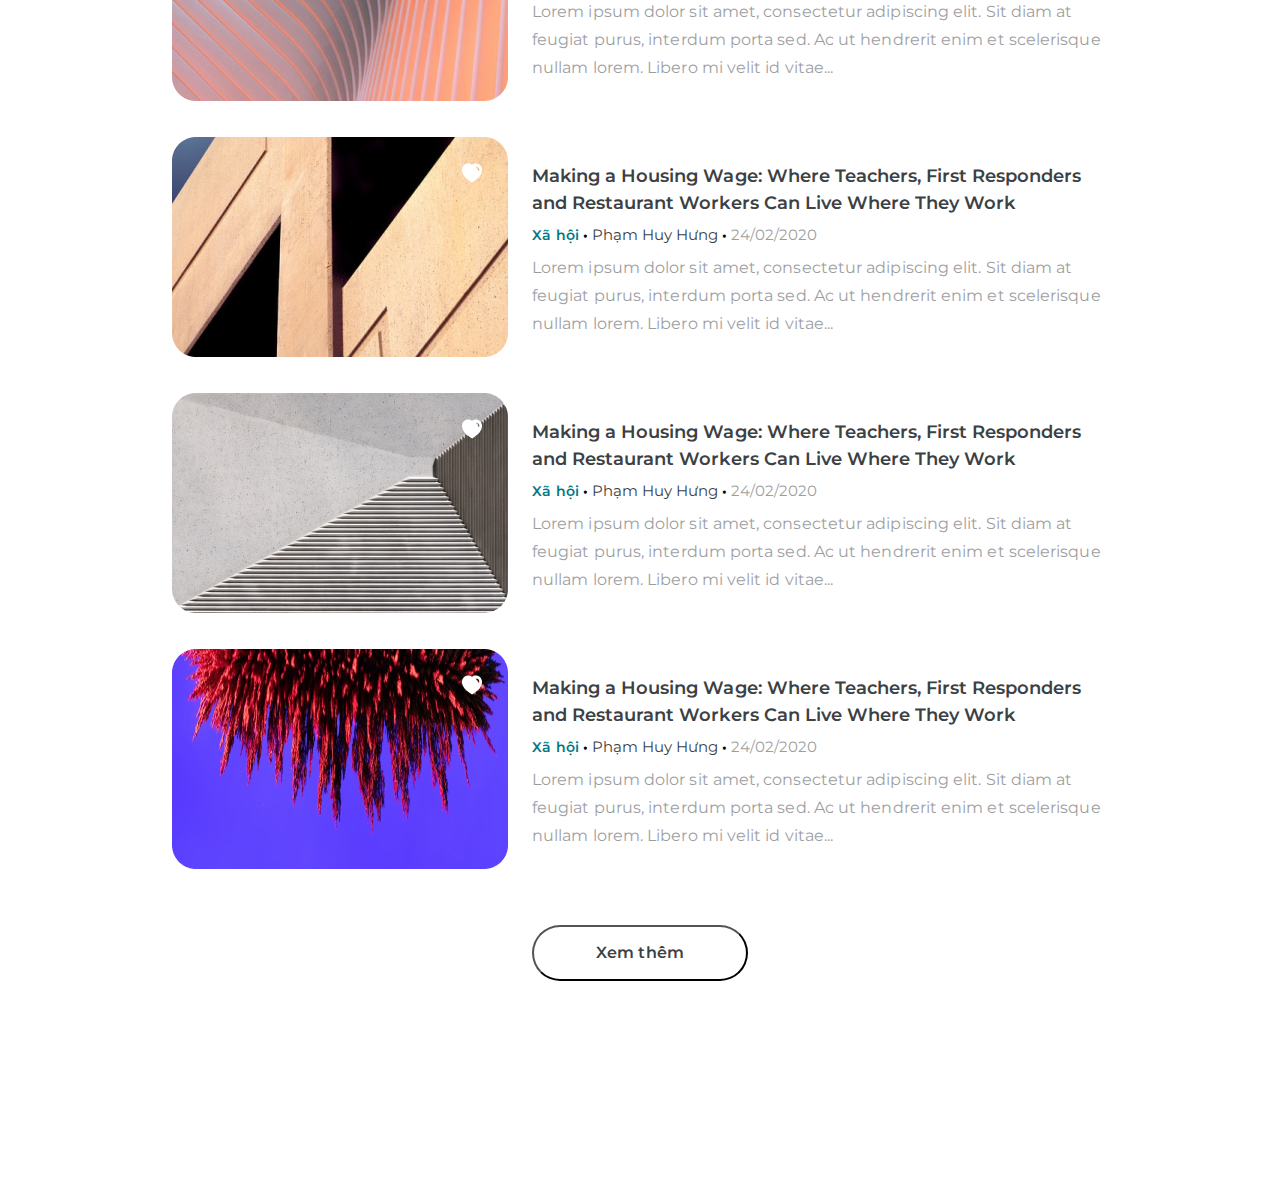
<file: xahoi.html>
<!DOCTYPE html>
<html lang="en">

<head>
    <meta charset="UTF-8">
    <meta http-equiv="X-UA-Compatible" content="IE=edge">
    <meta name="viewport" content="width=device-width, initial-scale=1.0">
    
    <title>Blog</title>

    <link rel="preconnect" href="https://fonts.googleapis.com">
    <link rel="preconnect" href="https://fonts.gstatic.com" crossorigin>
    <link href="https://fonts.googleapis.com/css2?family=Montserrat:wght@400;600;700&display=swap" rel="stylesheet">

    <link rel="stylesheet" href="css/style.css">
    <style>
        .container .menu_body .btn_menu_body:nth-child(2){
            background-color: #007882;
            border-radius: 36px;
            color: #FFFFFF;
        }
        .container .menu_body .btn_menu_body:first-child{
            background-color: unset;
            border-radius: unset;
            color: unset;
        }
    </style>
</head>

<body>
    <!-- start header -->
    <div class="header">
        <div class="menu_header">
            <a href="#">Mua nhà</a>
            <a href="#">Thuê nhà</a>
            <a href="#">Khám phá</a>
            <a href="#">Blog</a>
        </div>
        <div class="menu_header_respon">
            <img src="images/Menu.png" alt="">
            <img src="images/logo_res.png" alt="">
        </div>
        <div class="logo_header">
            <a href="./index.html"><img src="images/logo.PNG" alt="logo"></a>
        </div>
        <div class="action_header">
            <div class="dot_heart">
                <img src="images/Heart.png" alt="">
            </div>
            <div class="create_post">
                <button id="btn_post">Đăng bài</button>
            </div>
            <div class="profile">
                <div class="text">
                    <p class="name">
                        Phạm Huy Hưng
                    </p>
                    <p class="rank">
                        Proplayer
                    </p>
                </div>
                <div class="avt">
                    <img src="images/avt.jpg" alt="avt">
                </div>
            </div>
        </div>
    </div>
    <!-- end header -->

    <!-- start container -->
    <div class="container">
        <div class="blog_banner">
            <div class="img_banner">
                <img src="images/banner.jpg" alt="banner">
            </div>
            <div class="content_banner">
                <div class="banner_text">
                    <img id="home_review" src="images/Banner.png" alt="">
                </div>
                <div class="banner_step">
                    <button class="btn_step"></button>
                    <button class="btn_step"></button>
                    <button class="btn_step"></button>
                </div>
            </div>
        </div>
        <div class="body">
            <div class="menu_body">
                <a class="btn_menu_body" href="./index.html">Tất cả</a>
                <a class="btn_menu_body" href="./xahoi.html">Xã hội</a>
                <a class="btn_menu_body" href="#">Nhà đất</a>
                <a class="btn_menu_body" href="#">Đời sống</a>
                <a class="btn_menu_body" href="#">Video</a>
            </div>
            <div class="list_blog_body">
                <!-- <div class="list_blog_title">
                    <p>Danh sách tin</p>
                </div> -->
                <div class="list_blog">
                    <div class="title_respon">
                        <div class="post_title">
                            <p>Making a Housing Wage: Where Teachers, First Responders and Restaurant Workers Can
                                Live Where
                                They Work</p>
                        </div>
                        <div class="post_detail">
                            <span class="categories_post">Xã hội</span>
                            &bull;
                            <span class="user_post">Phạm Huy Hưng</span>
                            &bull;
                            <span class="date_post">24/02/2020</span>
                        </div>
                    </div>
                    <div class="blog">
                        <div class="img_post">
                            <a href="./detail.html"><img id="img_post" src="images/blog1.png" alt=""></a>
                            <img id="save_post" src="images/Vector.png" alt="">
                        </div>
                        <div class="detail_blog">
                            <div class="post_title">
                                <p>Making a Housing Wage: Where Teachers, First Responders and Restaurant Workers Can
                                    Live Where
                                    They Work</p>
                            </div>
                            <div class="post_detail">
                                <span class="categories_post">Xã hội</span>
                                &bull;
                                <span class="user_post">Phạm Huy Hưng</span>
                                &bull;
                                <span class="date_post">24/02/2020</span>
                            </div>
                            <div class="content_post">
                                <p>Lorem ipsum dolor sit amet, consectetur adipiscing elit. Sit diam at feugiat purus,
                                    interdum
                                    porta sed. Ac ut hendrerit enim et scelerisque nullam lorem. Libero mi velit id
                                    vitae...</p>
                            </div>
                        </div>
                    </div>
                    <div class="title_respon">
                        <div class="post_title">
                            <p>Making a Housing Wage: Where Teachers, First Responders and Restaurant Workers Can
                                Live Where
                                They Work</p>
                        </div>
                        <div class="post_detail">
                            <span class="categories_post">Xã hội</span>
                            &bull;
                            <span class="user_post">Phạm Huy Hưng</span>
                            &bull;
                            <span class="date_post">24/02/2020</span>
                        </div>
                    </div>
                    <div class="blog">
                        <div class="img_post">
                            <a href="./detail.html"><img id="img_post" src="images/blog2.png" alt=""></a>
                            <img id="save_post" src="images/Vector.png" alt="">
                        </div>
                        <div class="detail_blog">
                            <div class="post_title">
                                <p>Making a Housing Wage: Where Teachers, First Responders and Restaurant Workers Can
                                    Live Where
                                    They Work</p>
                            </div>
                            <div class="post_detail">
                                <span class="categories_post">Xã hội</span>
                                &bull;
                                <span class="user_post">Phạm Huy Hưng</span>
                                &bull;
                                <span class="date_post">24/02/2020</span>
                            </div>
                            <div class="content_post">
                                <p>Lorem ipsum dolor sit amet, consectetur adipiscing elit. Sit diam at feugiat purus,
                                    interdum
                                    porta sed. Ac ut hendrerit enim et scelerisque nullam lorem. Libero mi velit id
                                    vitae...</p>
                            </div>
                        </div>
                    </div>
                    <div class="title_respon">
                        <div class="post_title">
                            <p>Making a Housing Wage: Where Teachers, First Responders and Restaurant Workers Can
                                Live Where
                                They Work</p>
                        </div>
                        <div class="post_detail">
                            <span class="categories_post">Xã hội</span>
                            &bull;
                            <span class="user_post">Phạm Huy Hưng</span>
                            &bull;
                            <span class="date_post">24/02/2020</span>
                        </div>
                    </div>
                    <div class="blog">
                        <div class="img_post">
                            <img id="img_post" src="images/blog3.png" alt="">
                            <img id="save_post" src="images/Vector.png" alt="">
                        </div>
                        <div class="detail_blog">
                            <div class="post_title">
                                <p>Making a Housing Wage: Where Teachers, First Responders and Restaurant Workers Can
                                    Live Where
                                    They Work</p>
                            </div>
                            <div class="post_detail">
                                <span class="categories_post">Xã hội</span>
                                &bull;
                                <span class="user_post">Phạm Huy Hưng</span>
                                &bull;
                                <span class="date_post">24/02/2020</span>
                            </div>
                            <div class="content_post">
                                <p>Lorem ipsum dolor sit amet, consectetur adipiscing elit. Sit diam at feugiat purus,
                                    interdum
                                    porta sed. Ac ut hendrerit enim et scelerisque nullam lorem. Libero mi velit id
                                    vitae...</p>
                            </div>
                        </div>
                    </div>
                    <div class="title_respon">
                        <div class="post_title">
                            <p>Making a Housing Wage: Where Teachers, First Responders and Restaurant Workers Can
                                Live Where
                                They Work</p>
                        </div>
                        <div class="post_detail">
                            <span class="categories_post">Xã hội</span>
                            &bull;
                            <span class="user_post">Phạm Huy Hưng</span>
                            &bull;
                            <span class="date_post">24/02/2020</span>
                        </div>
                    </div>
                    <div class="blog">
                        <div class="img_post">
                            <img id="img_post" src="images/blog4.png" alt="">
                            <img id="save_post" src="images/Vector.png" alt="">
                        </div>
                        <div class="detail_blog">
                            <div class="post_title">
                                <p>Making a Housing Wage: Where Teachers, First Responders and Restaurant Workers Can
                                    Live Where
                                    They Work</p>
                            </div>
                            <div class="post_detail">
                                <span class="categories_post">Xã hội</span>
                                &bull;
                                <span class="user_post">Phạm Huy Hưng</span>
                                &bull;
                                <span class="date_post">24/02/2020</span>
                            </div>
                            <div class="content_post">
                                <p>Lorem ipsum dolor sit amet, consectetur adipiscing elit. Sit diam at feugiat purus,
                                    interdum
                                    porta sed. Ac ut hendrerit enim et scelerisque nullam lorem. Libero mi velit id
                                    vitae...</p>
                            </div>
                        </div>
                    </div>
                    <div class="title_respon">
                        <div class="post_title">
                            <p>Making a Housing Wage: Where Teachers, First Responders and Restaurant Workers Can
                                Live Where
                                They Work</p>
                        </div>
                        <div class="post_detail">
                            <span class="categories_post">Xã hội</span>
                            &bull;
                            <span class="user_post">Phạm Huy Hưng</span>
                            &bull;
                            <span class="date_post">24/02/2020</span>
                        </div>
                    </div>
                    <div class="blog">
                        <div class="img_post">
                            <img id="img_post" src="images/blog5.png" alt="">
                            <img id="save_post" src="images/Vector.png" alt="">
                        </div>
                        <div class="detail_blog">
                            <div class="post_title">
                                <p>Making a Housing Wage: Where Teachers, First Responders and Restaurant Workers Can
                                    Live Where
                                    They Work</p>
                            </div>
                            <div class="post_detail">
                                <span class="categories_post">Xã hội</span>
                                &bull;
                                <span class="user_post">Phạm Huy Hưng</span>
                                &bull;
                                <span class="date_post">24/02/2020</span>
                            </div>
                            <div class="content_post">
                                <p>Lorem ipsum dolor sit amet, consectetur adipiscing elit. Sit diam at feugiat purus,
                                    interdum
                                    porta sed. Ac ut hendrerit enim et scelerisque nullam lorem. Libero mi velit id
                                    vitae...</p>
                            </div>
                        </div>
                    </div>
                    <div class="title_respon">
                        <div class="post_title">
                            <p>Making a Housing Wage: Where Teachers, First Responders and Restaurant Workers Can
                                Live Where
                                They Work</p>
                        </div>
                        <div class="post_detail">
                            <span class="categories_post">Xã hội</span>
                            &bull;
                            <span class="user_post">Phạm Huy Hưng</span>
                            &bull;
                            <span class="date_post">24/02/2020</span>
                        </div>
                    </div>
                    <div class="blog">
                        <div class="img_post">
                            <img id="img_post" src="images/blog6.png" alt="">
                            <img id="save_post" src="images/Vector.png" alt="">
                        </div>
                        <div class="detail_blog">
                            <div class="post_title">
                                <p>Making a Housing Wage: Where Teachers, First Responders and Restaurant Workers Can
                                    Live Where
                                    They Work</p>
                            </div>
                            <div class="post_detail">
                                <span class="categories_post">Xã hội</span>
                                &bull;
                                <span class="user_post">Phạm Huy Hưng</span>
                                &bull;
                                <span class="date_post">24/02/2020</span>
                            </div>
                            <div class="content_post">
                                <p>Lorem ipsum dolor sit amet, consectetur adipiscing elit. Sit diam at feugiat purus,
                                    interdum
                                    porta sed. Ac ut hendrerit enim et scelerisque nullam lorem. Libero mi velit id
                                    vitae...</p>
                            </div>
                        </div>
                    </div>
                    <div class="title_respon">
                        <div class="post_title">
                            <p>Making a Housing Wage: Where Teachers, First Responders and Restaurant Workers Can
                                Live Where
                                They Work</p>
                        </div>
                        <div class="post_detail">
                            <span class="categories_post">Xã hội</span>
                            &bull;
                            <span class="user_post">Phạm Huy Hưng</span>
                            &bull;
                            <span class="date_post">24/02/2020</span>
                        </div>
                    </div>
                    <div class="blog">
                        <div class="img_post">
                            <img id="img_post" src="images/blog7.png" alt="">
                            <img id="save_post" src="images/Vector.png" alt="">
                        </div>
                        <div class="detail_blog">
                            <div class="post_title">
                                <p>Making a Housing Wage: Where Teachers, First Responders and Restaurant Workers Can
                                    Live Where
                                    They Work</p>
                            </div>
                            <div class="post_detail">
                                <span class="categories_post">Xã hội</span>
                                &bull;
                                <span class="user_post">Phạm Huy Hưng</span>
                                &bull;
                                <span class="date_post">24/02/2020</span>
                            </div>
                            <div class="content_post">
                                <p>Lorem ipsum dolor sit amet, consectetur adipiscing elit. Sit diam at feugiat purus,
                                    interdum
                                    porta sed. Ac ut hendrerit enim et scelerisque nullam lorem. Libero mi velit id
                                    vitae...</p>
                            </div>
                        </div>
                    </div>
                </div>
                <div class="btn_show">
                    <button class="show_more_btn">Xem thêm</button>
                </div>
            </div>
        </div>
    </div>
</body>
</file>
<file: css/grid.css>
.container {
    width: 100%;
    max-width: 1220px;
    margin-left: auto;
    margin-right: auto;
    padding-left: 20px;
    padding-right: 20px;
}

.row {
    display: -ms-flexbox;
    display: flex;
    -ms-flex-wrap: wrap;
    flex-wrap: wrap;
    margin-right: -15px;
    margin-left: -15px;
}

.no-gutters {
    margin-right: 0;
    margin-left: 0;
}

.no-gutters>[class*="col-"] {
    padding-left: 0;
    padding-right: 0;
}

.big-gutters {
    margin-right: -20px;
    margin-left: -20px;
}

.big-gutters>[class*="col-"] {
    padding-left: 20px;
    padding-right: 20px;
}

.small-gutters {
    margin-right: -5px;
    margin-left: -5px;
}

.small-gutters>[class*="col-"] {
    padding-left: 5px;
    padding-right: 5px;
}

.col-1,
.col-2,
.col-3,
.col-4,
.col-5,
.col-6,
.col-7,
.col-8,
.col-9,
.col-10,
.col-11,
.col-12,
.col-left,
.col-right .col-lg-1,
.col-lg-2,
.col-lg-3,
.col-lg-4,
.col-lg-5,
.col-lg-6,
.col-lg-7,
.col-lg-8,
.col-lg-9,
.col-lg-10,
.col-lg-11,
.col-lg-12,
.col-md-1,
.col-md-2,
.col-md-3,
.col-md-4,
.col-md-5,
.col-md-6,
.col-md-7,
.col-md-8,
.col-md-9,
.col-md-10,
.col-md-11,
.col-md-12,
.col-md-left,
.col-md-right .col-sm-1,
.col-sm-2,
.col-sm-3,
.col-sm-4,
.col-sm-5,
.col-sm-6,
.col-sm-7,
.col-sm-8,
.col-sm-9,
.col-sm-10,
.col-sm-11,
.col-sm-12,
.col-lg-left,
.col-lg-right {
    position: relative;
    width: 100%;
    padding-left: 15px;
    padding-right: 15px;
}

.col-1 {
    -ms-flex: 0 0 8.333333%;
    flex: 0 0 8.333333%;
    max-width: 8.333333%;
}

.col-2 {
    -ms-flex: 0 0 16.666667%;
    flex: 0 0 16.666667%;
    max-width: 16.666667%;
}

.col-3 {
    -ms-flex: 0 0 25%;
    flex: 0 0 25%;
    max-width: 25%;
}

.col-4 {
    -ms-flex: 0 0 33.333333%;
    flex: 0 0 33.333333%;
    max-width: 33.333333%;
}

.col-5 {
    -ms-flex: 0 0 41.666667%;
    flex: 0 0 41.666667%;
    max-width: 41.666667%;
}

.col-6 {
    -ms-flex: 0 0 50%;
    flex: 0 0 50%;
    max-width: 50%;
}

.col-7 {
    -ms-flex: 0 0 58.333333%;
    flex: 0 0 58.333333%;
    max-width: 58.333333%;
}

.col-8 {
    -ms-flex: 0 0 66.666667%;
    flex: 0 0 66.666667%;
    max-width: 66.666667%;
}

.col-9 {
    -ms-flex: 0 0 75%;
    flex: 0 0 75%;
    max-width: 75%;
}

.col-10 {
    -ms-flex: 0 0 83.333333%;
    flex: 0 0 83.333333%;
    max-width: 83.333333%;
}

.col-11 {
    -ms-flex: 0 0 91.666667%;
    flex: 0 0 91.666667%;
    max-width: 91.666667%;
}

.col-12 {
    -ms-flex: 0 0 100%;
    flex: 0 0 100%;
    max-width: 100%;
}

.col-left {
    -ms-flex: 0 0 27%;
    flex: 0 0 27%;
    max-width: 27%;
}

.col-right {
    -ms-flex: 0 0 73%;
    flex: 0 0 73%;
    max-width: 73%;
}

@media (min-width: 576px) {

    .col-sm-1 {
        -ms-flex: 0 0 8.333333%;
        flex: 0 0 8.333333%;
        max-width: 8.333333%;
    }

    .col-sm-2 {
        -ms-flex: 0 0 16.666667%;
        flex: 0 0 16.666667%;
        max-width: 16.666667%;
    }

    .col-sm-3 {
        -ms-flex: 0 0 25%;
        flex: 0 0 25%;
        max-width: 25%;
    }

    .col-sm-4 {
        -ms-flex: 0 0 33.333333%;
        flex: 0 0 33.333333%;
        max-width: 33.333333%;
    }

    .col-sm-5 {
        -ms-flex: 0 0 41.666667%;
        flex: 0 0 41.666667%;
        max-width: 41.666667%;
    }

    .col-sm-6 {
        -ms-flex: 0 0 50%;
        flex: 0 0 50%;
        max-width: 50%;
    }

    .col-sm-7 {
        -ms-flex: 0 0 58.333333%;
        flex: 0 0 58.333333%;
        max-width: 58.333333%;
    }

    .col-sm-8 {
        -ms-flex: 0 0 66.666667%;
        flex: 0 0 66.666667%;
        max-width: 66.666667%;
    }

    .col-sm-9 {
        -ms-flex: 0 0 75%;
        flex: 0 0 75%;
        max-width: 75%;
    }

    .col-sm-10 {
        -ms-flex: 0 0 83.333333%;
        flex: 0 0 83.333333%;
        max-width: 83.333333%;
    }

    .col-sm-11 {
        -ms-flex: 0 0 91.666667%;
        flex: 0 0 91.666667%;
        max-width: 91.666667%;
    }

    .col-sm-12 {
        -ms-flex: 0 0 100%;
        flex: 0 0 100%;
        max-width: 100%;
    }
}

@media (min-width: 768px) {

    .col-md-1 {
        -ms-flex: 0 0 8.333333%;
        flex: 0 0 8.333333%;
        max-width: 8.333333%;
    }

    .col-md-2 {
        -ms-flex: 0 0 16.666667%;
        flex: 0 0 16.666667%;
        max-width: 16.666667%;
    }

    .col-md-3 {
        -ms-flex: 0 0 25%;
        flex: 0 0 25%;
        max-width: 25%;
    }

    .col-md-4 {
        -ms-flex: 0 0 33.333333%;
        flex: 0 0 33.333333%;
        max-width: 33.333333%;
    }

    .col-md-5 {
        -ms-flex: 0 0 41.666667%;
        flex: 0 0 41.666667%;
        max-width: 41.666667%;
    }

    .col-md-6 {
        -ms-flex: 0 0 50%;
        flex: 0 0 50%;
        max-width: 50%;
    }

    .col-md-7 {
        -ms-flex: 0 0 58.333333%;
        flex: 0 0 58.333333%;
        max-width: 58.333333%;
    }

    .col-md-8 {
        -ms-flex: 0 0 66.666667%;
        flex: 0 0 66.666667%;
        max-width: 66.666667%;
    }

    .col-md-9 {
        -ms-flex: 0 0 75%;
        flex: 0 0 75%;
        max-width: 75%;
    }

    .col-md-10 {
        -ms-flex: 0 0 83.333333%;
        flex: 0 0 83.333333%;
        max-width: 83.333333%;
    }

    .col-md-11 {
        -ms-flex: 0 0 91.666667%;
        flex: 0 0 91.666667%;
        max-width: 91.666667%;
    }

    .col-md-12 {
        -ms-flex: 0 0 100%;
        flex: 0 0 100%;
        max-width: 100%;
    }

    .col-md-left {
        -ms-flex: 0 0 27%;
        flex: 0 0 27%;
        max-width: 27%;
    }

    .col-md-right {
        -ms-flex: 0 0 73%;
        flex: 0 0 73%;
        max-width: 73%;
    }
}

@media (min-width: 992px) {

    .col-lg-1 {
        -ms-flex: 0 0 8.333333%;
        flex: 0 0 8.333333%;
        max-width: 8.333333%;
    }

    .col-lg-2 {
        -ms-flex: 0 0 16.666667%;
        flex: 0 0 16.666667%;
        max-width: 16.666667%;
    }

    .col-lg-3 {
        -ms-flex: 0 0 25%;
        flex: 0 0 25%;
        max-width: 25%;
    }

    .col-lg-4 {
        -ms-flex: 0 0 33.333333%;
        flex: 0 0 33.333333%;
        max-width: 33.333333%;
    }

    .col-lg-5 {
        -ms-flex: 0 0 41.666667%;
        flex: 0 0 41.666667%;
        max-width: 41.666667%;
    }

    .col-lg-6 {
        -ms-flex: 0 0 50%;
        flex: 0 0 50%;
        max-width: 50%;
    }

    .col-lg-7 {
        -ms-flex: 0 0 58.333333%;
        flex: 0 0 58.333333%;
        max-width: 58.333333%;
    }

    .col-lg-8 {
        -ms-flex: 0 0 66.666667%;
        flex: 0 0 66.666667%;
        max-width: 66.666667%;
    }

    .col-lg-9 {
        -ms-flex: 0 0 75%;
        flex: 0 0 75%;
        max-width: 75%;
    }

    .col-lg-10 {
        -ms-flex: 0 0 83.333333%;
        flex: 0 0 83.333333%;
        max-width: 83.333333%;
    }

    .col-lg-11 {
        -ms-flex: 0 0 91.666667%;
        flex: 0 0 91.666667%;
        max-width: 91.666667%;
    }

    .col-lg-12 {
        -ms-flex: 0 0 100%;
        flex: 0 0 100%;
        max-width: 100%;
    }

    .col-lg-left {
        -ms-flex: 0 0 27%;
        flex: 0 0 27%;
        max-width: 27%;
    }

    .col-lg-right {
        -ms-flex: 0 0 73%;
        flex: 0 0 73%;
        max-width: 73%;
    }
}
</file>
<file: css/style.css>
* {
    margin: 0px;
    padding: 0px;
    font-family: 'Montserrat', sans-serif;
    font-size: 14px;
    font-weight: 600;
}


/* Header */
.header {
    width: 100vw;
    height: 75px;
    background: rgba(255, 255, 255, 0.7);
    display: flex;
    flex-direction: row;
    justify-content: space-between;
    position: fixed;
    z-index: 1001;
    backdrop-filter: blur(60px);
}

.menu_header {
    width: auto;
    height: 100%;
    display: flex;
    flex-direction: row;
    align-items: center;
}

.menu_header a {
    margin-left: 47.25px;
    text-decoration: none;
    line-height: 17px;
    letter-spacing: 0.0125em;
    opacity: 0.5;
    color: #3B4144;
}

.menu_header a:first-child {
    margin-left: 48px;
}

.menu_header a:last-child {
    padding-top: 9px;
    padding-bottom: 8px;
    border-bottom: 2px solid #D93C23;

}

.logo_header {
    width: auto;
    height: 100%;
    display: flex;
    flex-direction: row;
    align-items: center;
    /* margin-bottom: 7px; */

}

.action_header {
    width: auto;
    height: 100%;
    display: flex;
    flex-direction: row;
    align-items: center;
}

.action_header .dot_heart {
    margin-top: 5px;
}

.action_header #btn_post {
    width: 131px;
    height: 32px;
    background-color: #D93C23;
    border-radius: 24px;
    border: none;
    outline: none;
    padding: 6px, 24px, 6px, 24px;
    color: #FFFFFF;
    margin-left: 26px;
}

.action_header .profile {
    display: flex;
    flex-direction: row;
}

.action_header .profile .text {
    display: flex;
    flex-direction: column;
    align-items: flex-end;
    margin-left: 24px;
    margin-right: 10px;
}

.action_header .profile .text .rank {
    font-size: 12px;
    font-weight: 400;
    color: #272727;
    opacity: 0.5;
}

.action_header .profile .avt {
    margin-right: 48px;
}

.action_header .profile .avt img {
    width: 36px;
    height: 36px;
    border-radius: 24px;
}

/* End Header */


/* Container */
.container {
    padding-top: 85px;
}

.container .blog_banner {
    height: 478px;
    width: 100%;
    display: flex;
    flex-direction: row;
    justify-content: center;
    align-items: center;
}

.container .blog_banner .img_banner {
    position: relative;
    z-index: 0;
    width: auto;
}

.container .blog_banner .img_banner img {
    border-radius: 24px;
}

.container .blog_banner .content_banner {
    position: absolute;
    height: 390px;
    width: 1416px;
    z-index: 100;
    display: flex;
    flex-direction: row;
    justify-content: space-between;
}

.container .blog_banner .content_banner .banner_text {
    display: flex;
    flex-direction: column;
    justify-content: center;
    height: 390px;
    padding-left: 124.5px;
}

.container .blog_banner .content_banner .banner_text #home_review {
    /* width: 339px; */
    margin-bottom: 12px;
}

.container .blog_banner .content_banner .banner_text #finding_text {
    width: 337px;
}

.container .blog_banner .content_banner .banner_step {
    display: flex;
    flex-direction: row;
    align-items: flex-end;
    justify-content: flex-end;
    /* width: ; */
}

.container .blog_banner .content_banner .banner_step .btn_step {
    width: 16px;
    height: 16px;
    border: none;
    outline: none;
    border-radius: 50%;
    margin-right: 16px;
    margin-bottom: 24px;
    color: #FFFFFF;
    opacity: 0.5;
}

.container .blog_banner .content_banner .banner_step .btn_step:last-child {
    margin-right: 24px;
}

.container .blog_banner .content_banner .banner_step .btn_step:first-child {
    opacity: 2;
}

.container .body {
    width: 936px;
    margin: 0px auto;
}

.container .menu_body {
    height: 39px;
    width: 100%;
    display: flex;
    flex-direction: row;
}

.container .menu_body .btn_menu_body {
    text-decoration: none;
    font-size: 18px;
    font-weight: 600;
    padding: 8px 36px;
    color: #3B4144;
    line-height: normal;
    margin-right: 16px;
}

.container .body .page_title {
    margin-top: 40px;
    margin-bottom: 40px;
    display: flex;
    flex-direction: row;
    justify-content: center;
    align-items: center;
}

.container .body .page_title .title_page_only p {
    font-size: 32px;
    /* font-weight: bold; */
    margin-left: 30px;
}

.container .body .body_post {
    /* height: 706px; */
    display: flex;
    flex-direction: row;
}

.container .body .body_post .slection_post {
    height: 100%;
    width: 576px;
}

.container .body .body_post .slection_post,
.more_post img {
    border-radius: 24px;
}

.container .body .body_post .slection_post .post_title p {
    letter-spacing: 0.0015em;
    font-size: 18px;
    margin-top: 16px;
    line-height: 27px;
}

.container .body .body_post .slection_post .post_detail .categories_post {
    font-size: 14px;
    color: #007882;
    line-height: 17px;
    letter-spacing: 0.0125em;
}

.container .body .body_post .slection_post .post_detail .user_post {
    font-weight: 400;
    font-size: 15px;
    color: #44443b;
}

.container .body .body_post .more_post .post_detail .categories_post {
    font-size: 14px;
    color: #007882;
    line-height: 17px;
    letter-spacing: 0.0125em;
}

.container .body .body_post .more_post .post_detail .user_post {
    font-weight: 400;
    font-size: 15px;
    color: #44443b;
}

.container .body .body_post .slection_post .post_detail .date_post {
    font-weight: 400;
    font-size: 15px;
    line-height: 22px;
    color: #3B4144;
    opacity: 0.5;
}

.container .body .body_post .more_post .post_detail .date_post {
    font-weight: 400;
    font-size: 15px;
    line-height: 22px;
    color: #3B4144;
    opacity: 0.5;
}

.container .body .body_post .slection_post .post_detail {
    margin-top: 9px;
}

.container .body .body_post .slection_post .post_detail img {
    line-height: 1rem;
    border-radius: 24px;
}

.container .body .body_post .slection_post .content_post {
    font-weight: 400;
    font-size: 16px;
    line-height: 28px;
    letter-spacing: 0.005em;
    color: #3B4144;
    opacity: 0.5;
    margin-top: 6px;
}

.container .body .body_post .more_post {
    height: 100%;
    width: 336px;
    margin-left: 24px;
}

.container .body .body_post .more_post .post_detail {
    margin-top: 4px;
    margin-bottom: 16px;
}

.container .body .body_post .more_post .post_title {
    margin-top: 16px;
    line-height: 27px;
}

.container .body .img_post {
    position: relative;
    height: 455px;
    width: 576px;
}

.container .body .img_post #img_post {
    position: absolute;
    z-index: 1;
}

.container .body .img_post #save_post {
    position: absolute;
    z-index: 100;
    top: 26px;
    right: 26.5px;
}

.container .body .more_post .img_post {
    position: relative;
    height: 220px;
    width: 336px;
}

.container .body .body_video {
    /* height: 442.5px; */
    width: 100%;
    /* background-color: #272727; */
    margin-top: 56px;
}

.container .body .body_video .body_video_title {
    display: flex;
    flex-direction: row;
    justify-content: space-between;
}

.container .body .body_video .body_video_title .title p {
    font-weight: 600;
    font-size: 18px;
    line-height: 27px;
    letter-spacing: 0.0015em;
    color: #3B4144;
}

.container .body .body_video .body_video_title .action_title p {
    font-weight: 400;
    font-size: 15px;
    line-height: 22px;
    letter-spacing: 0.001em;
    color: #3B4144;
}
.container .body .body_video .body_video_title .action_title img{
    display: none;
}

.container .body .body_video .list_video .selection_video .img_video {
    margin-top: 24px;
    background-image: url('../images/video1.png');
    /* background: linear-gradient(0deg, #000000 0%, rgba(0, 0, 0, 0) 100%); */
    border-radius: 24px;
    position: absolute;
    width: 696px;
    height: 391.5px;
    border-radius: 24px;
    /* z-index: 3; */
}

.container .body .body_video .list_video .selection_video .video_gradient {
    margin-top: 24px;
    background: linear-gradient(0deg, #000000 0%, rgba(0, 0, 0, 0) 100%);
    border-radius: 24px;
    position: absolute;
    width: 696px;
    height: 195.75px;
    margin-top: 219.75px;
}

.container .body .body_video .list_video .selection_video .img_video img {
    position: absolute;
    top: 26px;
    right: 26.5px;
}

.container .body .body_video .list_video .selection_video .img_video .play_video_btn .border_btn {
    position: absolute;
    background-image: url('../images/border_btn.png');
    width: 96px;
    height: 96px;
    backdrop-filter: blur(75px);
    border-radius: 48px;
    top: 147.750px;
    left: 300px;
    z-index: 1;
}

.container .body .body_video .list_video .selection_video .img_video .play_video_btn .ractangle_btn {
    background-image: url('../images/btn_ractangle.png');
    background-repeat: no-repeat;
    background-size: cover;
    position: absolute;
    z-index: 2;
    height: 40px;
    width: 40px;
    top: 175.750px;
    left: 331.33px;
}

.container .body .body_video .list_video .selection_video .video_gradient .title_video {
    position: absolute;
    bottom: 36px;
}

.container .body .body_video .list_video .selection_video .video_gradient .title_video .categories_post {
    font-weight: 600;
    font-size: 18px;
    line-height: 27px;
    letter-spacing: 0.0015em;
    color: #FFFFFF;
    margin-left: 36px;
    /* z-index: 5; */
}

.container .body .body_video .list_video .selection_video .video_gradient .title_video .date_post {
    font-weight: 400;
    font-size: 15px;
    line-height: 22px;
    color: #FFFFFF;
    opacity: 0.5;
}

.container .body .body_video .list_video .selection_video .video_gradient .title_video .view_video {
    font-weight: 400;
    font-size: 15px;
    color: #FFFFFF;
    margin-left: 36px;
}

.container .body .body_video .list_video .selection_video {
    width: 696px;
    height: auto;
    margin-right: 24px;
}

.container .body .body_video .list_video .more_video {
    width: 216px;
    display: flex;
    flex-direction: column;
    overflow-y: auto;
    overflow-x: hidden;
    margin-top: 24px;
    height: 391.5px;
    padding-right: 16px;
    position: relative;
    left: 15px;
}

.container .body .body_video .list_video .more_video::-webkit-scrollbar {
    width: 3px;
}

/* Track */
.container .body .body_video .list_video .more_video::-webkit-scrollbar-track {
    box-shadow: inset 0 0 5px grey;
    border-radius: 10px;
}

/* Handle */
.container .body .body_video .list_video .more_video::-webkit-scrollbar-thumb {
    background: #3B4144;
    border-radius: 1.5px;
}

.container .body .body_video .list_video {
    display: flex;
    flex-direction: row;
}

.container .body .body_video .list_video .more_video .img_video {
    position: relative;
    width: 216px;
    min-height: 121.5px;
    background-image: url('../images/video2.png');
    border-radius: 24px;
}

.container .body .body_video .list_video .more_video .img_video:nth-child(even) {
    background-image: url('../images/video3.png');
}

.container .body .body_video .list_video .more_video .img_video img {
    position: absolute;
    top: 18.5px;
    right: 18px;
    width: 20px;
}

.container .body .body_video .list_video .more_video .img_video .play_video_btn .border_btn {
    position: absolute;
    background-image: url('../images/border_btn.png');
    background-size: cover;
    width: 48px;
    height: 48px;
    backdrop-filter: blur(75px);
    border-radius: 48px;
    top: 39px;
    left: 84px;
    z-index: 1;
}

.container .body .body_video .list_video .more_video .img_video .play_video_btn .ractangle_btn {
    background-image: url('../images/btn_ractangle.png');
    background-repeat: no-repeat;
    background-size: cover;
    position: absolute;
    z-index: 2;
    height: 20px;
    width: 16.67px;
    top: 53px;
    left: 100.67px;
}

.container .body .body_video .list_video .more_video .post_title p {
    font-size: 14px;
    line-height: 17px;
    letter-spacing: 0.0125em;
    color: #3B4144;
    margin-top: 8px;
}

.container .body .body_video .list_video .more_video .post_detail {
    margin-top: 4px;
    margin-bottom: 16.5px;
}

.container .body .body_video .list_video .more_video .post_detail .view_video {
    font-weight: 400;
    font-size: 12px;
    line-height: 18px;
    letter-spacing: 0.001em;
    color: #3B4144;
}

.container .body .body_video .list_video .more_video .post_detail .date_post {
    font-weight: 400;
    font-size: 12px;
    line-height: 18px;
    letter-spacing: 0.001em;
    color: #3B4144;
    opacity: 0.5;
}

.container .body .list_blog_body {
    width: 100%;
    height: 500px;
    margin-top: 56px;
}

.container .body .list_blog_body .list_blog_title p {
    font-weight: 600;
    font-size: 18px;
    line-height: 27px;
    letter-spacing: 0.0015em;
    color: #3B4144;
}

.container .body .list_blog {
    margin-top: 36.5px;
}

.container .body .list_blog_body .list_blog .blog .img_post {
    width: 336px;
    height: 220px;
    border-radius: 24px;
}

.container .body .list_blog_body .list_blog .blog {
    display: flex;
    flex-direction: row;
    margin-top: 36px;
}

.container .body .list_blog_body .list_blog .blog .detail_blog {
    width: 576px;
    margin-left: 24px;
    padding-top: 26px;
}

.container .body .list_blog_body .list_blog .blog .detail_blog .post_title p {
    font-weight: 600;
    font-size: 18px;
    line-height: 27px;
    /* or 150% */

    letter-spacing: 0.0015em;

    /* Primary/Black */

    color: #3B4144;

}

.container .body .list_blog_body .list_blog .blog .detail_blog .post_detail {
    margin-top: 7px;
}

.container .body .list_blog_body .list_blog .blog .detail_blog .post_detail .categories_post {
    font-weight: 600;
    font-size: 14px;
    line-height: 17px;
    letter-spacing: 0.0125em;
    color: #007882;
}

.container .body .list_blog_body .list_blog .blog .detail_blog .post_detail .user_post {
    font-weight: 400;
    font-size: 15px;
    line-height: 22px;
    letter-spacing: 0.001em;
    color: #3B4144;
}

.container .body .list_blog_body .list_blog .blog .detail_blog .post_detail .date_post {
    font-weight: 400;
    font-size: 15px;
    line-height: 22px;
    letter-spacing: 0.001em;
    color: #3B4144;
    opacity: 0.5;
}

.container .body .list_blog_body .list_blog .blog .detail_blog .content_post p{
    font-weight: 400;
    font-size: 16px;
    line-height: 28px;
    /* or 175% */
    
    letter-spacing: 0.005em;
    
    /* Primary/Black */
    
    color: #3B4144;
    
    opacity: 0.5;
    margin-top: 8px;
}

.container .body .list_blog_body .btn_show {
    width: 100%;
    height: 56px;
    display: flex;
    flex-direction: row;
    justify-content: center;
    align-items: center;
    margin-top: 56px;
    padding-bottom: 216px;
}

.container .body .list_blog_body .show_more_btn {
    width: 216px;
    height: 56px;
    border-radius: 48px;
    background-color: #FFFFFF;
    font-weight: 600;
    font-size: 16px;
    line-height: 20px;
    /* identical to box height */

    text-align: center;
    letter-spacing: 0.0125em;

    /* Primary/Black */

    color: #3B4144;
}

/* End Container */

/* Detail */
.container .body {
    margin-top: 74px;
}

.container .body .detail_header {
    width: 100%;
    height: 32px;
    display: flex;
    flex-direction: row;
    justify-content: space-between;
}

.container .body .detail_reference {
    width: 100%;
    height: 32px;
    display: flex;
    flex-direction: row;
    justify-content: space-between;
}

.container .body .detail_header .back img {
    margin-right: 21.67px;
}

.container .body .detail_header .back #back {
    font-weight: 600;
    font-size: 14px;
    line-height: 17px;
    letter-spacing: 0.0125em;
    color: #D93C23;
}

.container .body .detail_header .cate_post #cate_head {
    font-weight: 400;
    font-size: 15px;
    line-height: 22px;
    /* identical to box height, or 150% */

    text-align: right;
    letter-spacing: 0.001em;

    /* Primary/Black */

    color: #3B4144;
}

.container .body .detail_header .cate_post #cate_select {
    background-color: #007882;
    padding: 6px 36px;
    margin-left: 16px;
    border-radius: 36px;
    font-weight: 600;
    font-size: 16px;
    line-height: 20px;
    /* identical to box height */

    text-align: right;
    letter-spacing: 0.0125em;

    /* Primary/White */

    color: #FFFFFF;
}

.container .body .detail_reference {
    margin-top: 36px;
}

.container .body .detail_reference .refer_title #cate_select {
    background-color: #007882;
    padding: 6px 36px;
    margin-left: 16px;
    border-radius: 36px;
    font-weight: 400;
    font-size: 14px;
    line-height: 17px;
    /* identical to box height */

    text-align: right;
    letter-spacing: 0.0125em;

    /* Primary/White */

    color: #FFFFFF;
}

.container .body .detail_reference .refer_title #cate_head {
    font-weight: 600;
    font-size: 18px;
    line-height: 27px;
    /* identical to box height, or 150% */

    letter-spacing: 0.0015em;

    /* Primary/Black */

    color: #3B4144;
}

.container .body .detail_reference .show_all span {
    font-weight: 400;
    font-size: 15px;
    line-height: 22px;
    /* identical to box height, or 150% */

    letter-spacing: 0.001em;

    /* Primary/Black */

    color: #3B4144;
}

.container .body .detail_body .title_detail_post {
    margin-top: 66px;
    text-align: left;
}

.container .body .detail_body .title_detail_post p {
    font-weight: 700;
    font-size: 32px;
    line-height: 48px;
    /* or 150% */

    letter-spacing: 0.01em;

    /* Primary/Black */

    color: #3B4144;
}

.container .body .detail_body .more_detail_post {
    display: flex;
    flex-direction: row;
    justify-content: space-between;
    margin-top: 6px;
    align-items: center;
}

.container .body .detail_body .more_detail_post .post_detail .categories_post {
    font-size: 14px;
    color: #007882;
    line-height: 17px;
    letter-spacing: 0.0125em;
}

.container .body .detail_body .more_detail_post .post_detail .user_post {
    font-weight: 400;
    font-size: 15px;
    color: #44443b;
}

.container .body .detail_body .more_detail_post .post_detail .date_post {
    font-weight: 400;
    font-size: 15px;
    line-height: 22px;
    color: #3B4144;
    opacity: 0.5;
}

.container .body .detail_body .more_detail_post .action_post img {
    margin-left: 8px;
}
.container .body .detail_body .more_detail_post .action_post_respon {
    display: none;
}

.container .body .detail_body .banner_post img {
    margin-top: 36px;
    margin-bottom: 36px;
}

.container .body .detail_body .first_content p {
    font-weight: 400;
    font-size: 16px;
    line-height: 28px;
    /* or 175% */

    letter-spacing: 0.005em;

    /* Primary/Black */

    color: #3B4144;
}

.container .body .detail_body .content_img {
    width: 936px;
    display: flex;
    flex-direction: row;
    margin-top: 36px;
}

.container .body .detail_body .content_img img {
    border-radius: 24px;
}

.container .body .detail_body .content_img .selection_img {
    margin-right: 24px;
}

.container .body .detail_body .content_img .more_img img:last-child {
    margin-top: 24px;
}

.container .body .detail_body .second_content .title_content p {
    font-weight: 600;
    font-size: 24px;
    line-height: 36px;
    /* identical to box height, or 150% */

    letter-spacing: -0.04em;

    /* Primary/Black */

    color: #3B4144;
    margin-top: 36px;
    margin-bottom: 16px;
}

.container .body .detail_body .second_content .more_content p {
    font-weight: 400;
    font-size: 16px;
    line-height: 28px;
    /* or 175% */

    letter-spacing: 0.005em;

    /* Primary/Black */

    color: #3B4144;
    padding-bottom: 6px;
}

.container .body .detail_body .second_content .list_content {
    padding-left: 26px;
}

.container .body .detail_body .second_content .list_content li {
    font-size: 16px;
    margin-top: 10px;
}

.container .body .detail_body .second_content .list_content span {
    font-weight: 400;
    font-size: 16px;
    line-height: 28px;
    /* or 175% */

    letter-spacing: 0.005em;

    /* Primary/Black */

    color: #3B4144;
    margin-left: 6px;
}

.container .body .detail_body .tag_detail {
    margin-top: 36px;
}

.container .body .detail_body .tag_detail img:last-child {
    margin-left: 16px;
}
.header .menu_header_respon{
    display: none;
}
.container .body .body_video .list_video .title_video_respon{
    display: none;
}
.container .body .list_blog_body .title_respon{
    display: none;
}
.container .body .detail_reference .show_all img{
    display: none;
}
.container .body .list_blog_body{
    margin-top: 36px;
}
.container .body .detail_body .more_detail_post .action_post_respon_1{
    display: none;
}
/* End Detail */



/* Responsive */
@media (max-width: 1024px){
    .header{
        width: 1024px;
    }
    .header .action_header #btn_post{
        display: none;
    }
    .header .menu_header,.logo_header{
        display: none;
    }
    .header .menu_header_respon{
        width: auto;
        height: 100%;
        display: flex;
        flex-direction: row;
        align-items: center;
    }
    .header .menu_header_respon img:first-child{
        margin-left: 46px;
    }
    .header .menu_header_respon img:last-child{
        margin-left: 26px;
    }

    .container .blog_banner{
        width: 934px;
        height: 257px;
        margin-left: 46px;
    }
    .container .blog_banner .img_banner img{
        width: 934px;
        height: 257px;
    }
    .container .blog_banner .content_banner{
        display: none;
    }
    .container .body {
        /* width: 696px; */
        margin-left: 46px;
    }
}

@media (max-width: 768px){
    .header{
        width: 768px;
    }
    .header .action_header #btn_post{
        display: none;
    }
    .header .menu_header,.logo_header{
        display: none;
    }
    .header .menu_header_respon{
        width: auto;
        height: 100%;
        display: flex;
        flex-direction: row;
        align-items: center;
    }
    .header .menu_header_respon img:first-child{
        margin-left: 46px;
    }
    .header .menu_header_respon img:last-child{
        margin-left: 26px;
    }


    .container .blog_banner{
        width: 696px;
        height: 191px;
        margin-left: 36px;
    }
    .container .blog_banner .img_banner img{
        width: 696px;
        height: 191px;
    }
    .container .blog_banner .content_banner{
        display: none;
    }
    .container .body {
        margin-top: 74px;
    }
    .container .body {
        width: 696px;
        margin-left: 46px;
    }

    .container .menu_body .btn_menu_body:first-child {
        background-color: #007882;
        border-radius: 36px;
        color: #FFFFFF;
    }
    
    .container .menu_body .btn_menu_body {
        text-decoration: none;
        font-size: 18px;
        font-weight: 600;
        padding: 8px 36px;
        color: #3B4144;
        line-height: normal;
        margin-right: unset;
    }
    .container .body .body_post {
        /* height: 706px; */
        display: flex;
        flex-direction: column;
    }
    .container .body .img_post{
        width: 696px;
        height: 550px;
    }
    .container .body .slection_post .img_post #img_post{
        width: 696px;
    }
    .container .body .body_post .slection_post{
        width: unset;
    }
    .container .body .body_post .more_post{
        display: flex;
        flex-direction: row;
        margin-left: unset;
        margin-top: 36px;
    }
    .container .body .body_post .more_post .more_post_list:last-child{
        margin-left: 24px;
    }
    .container .body .body_video .list_video{
        flex-direction: column;
    }
    .container .body .body_video .list_video .more_video{
        flex-direction: row;
    }
    .container .body .body_video .list_video .selection_video{
        height: 391.5px;
    }
    .container .body .body_video .list_video .more_video{
        width: 100%;
        left: unset;
        margin-top: 60.5px;
        overflow-x: auto;
    }
    .container .body .body_video .list_video .more_video::-webkit-scrollbar{
        display: none;
    }
    .container .body .body_video .list_video .more_video .img_video{
        margin-right: 24px;
    }
    .container .body .body_video .list_video .more_video{
        height: unset;
    }
    .container .body .list_blog_body .list_blog .blog .detail_blog{
        width: 336px;
    }
    .container .body .list_blog_body .list_blog .blog .detail_blog .post_title p{
        width: 336px;
        height: 54px;
        overflow: hidden;
        text-overflow: ellipsis;
        -webkit-line-clamp: 2;
        /* white-space: ; */
    }
    .container .body .list_blog_body .list_blog .blog .detail_blog .content_post p{
        width: 336px;
        height: 90px;
        overflow: hidden;
        text-overflow: ellipsis;
        -webkit-line-clamp: 3;
    }
    .action_header .profile .text{
        display: none;
    }
    .action_header .profile .avt{
        margin-left: 24px;
    }
    .container .body .detail_body .more_detail_post .action_post_respon_1{
        display: inline;
    }
    .container .body .detail_body .more_detail_post .action_post{
        display: none;
    }
    .container .body .detail_body .banner_post img{
        width: 696px;
        height: 466.97px;
    }
    .container .body .detail_body .content_img img{
        width: 456px;
        height: 497.17px;
    }
    .container .body .detail_body .content_img .more_img img{
        width: 216px;
        height: 216px;
    }
    .container .body .detail_body .content_img .more_img img:last-child{
        width: 216px;
        height: 257.17px;
    }
    .container .body .detail_body .content_img .more_img{
        display: flex;
        flex-direction: column;
    }
}
@media (max-width: 420px){
    .header{
        width: 375px;
    }
    .header .action_header #btn_post{
        display: none;
    }
    .header .menu_header,.logo_header{
        display: none;
    }
    .header .menu_header_respon{
        width: auto;
        height: 100%;
        display: flex;
        flex-direction: row;
        align-items: center;
    }
    .header .menu_header_respon img:first-child{
        margin-left: 24px;
    }
    .header .menu_header_respon img:last-child{
        margin-left: 26px;
    }
    .container{
        padding-left: unset;
    }
    .container .menu_body .btn_menu_body:first-child {
        background-color: #007882;
        border-radius: 36px;
        color: #FFFFFF;
    }
    
    .container .menu_body .btn_menu_body {
        text-decoration: none;
        font-size: 14px;
        font-weight: 600;
        padding: 10px 26px;
        color: #3B4144;
        line-height: normal;
        margin-right: unset;
        min-width: 65px;
        text-align: center;
    }
    .container .menu_body{
        overflow-x: scroll;
    }
    .container .menu_body::-webkit-scrollbar{
        display: none;
    }
    .container .body{
        width: 331px;
        margin: unset;
        margin-top: 16.17px;
        margin-left: 22px;
    }
    .container .blog_banner{
        width: 331px;
        height: 90.83px;
        margin-left: 22px;
    }
    .container .blog_banner .img_banner img{
        width: 331px;
        height: 90.83px;
    }
    .container .body .img_post{
        width: 331px;
        height: 261.57px;
    }
    .container .body .slection_post .img_post #img_post{
        width: 331px;
    }
    .container .body .body_post .slection_post{
        width: unset;
    }
    .container .body .body_post .more_post{
        display: flex;
        flex-direction: column;
        margin-left: unset;
        margin-top: 36px;
    }
    .container .body .body_post .post_title{
        width: 331px;
        height: 52px;
        overflow: hidden;
        text-overflow: ellipsis;
        -webkit-line-clamp: 2;
    }
    .container .body .body_post .slection_post .post_title p{
        font-weight: 600;
        font-size: 14px;
        line-height: 21px;
    }
    .container .body .body_post .slection_post .post_detail .categories_post,
    .container .body .body_post .more_post .post_detail .categories_post{
        font-weight: 600;
        font-size: 13px;
        line-height: 20px;
        /* identical to box height, or 152% */
        
        letter-spacing: 0.0125em;       
    }
    .container .body .body_post .slection_post .post_detail .user_post,
    .container .body .body_post .more_post .post_detail .user_post{
        font-weight: 400;
        font-size: 12px;
        line-height: 18px;        
    }
    .container .body .body_post .slection_post .post_detail .date_post,
    .container .body .body_post .more_post .post_detail .date_post{
        font-weight: 400;
        font-size: 12px;
        line-height: 18px;
    }
    .container .body .body_post .slection_post .content_post{
        width: 331px;
        height: 76px;
        overflow: hidden;
        text-overflow: ellipsis;
        -webkit-line-clamp: 3;
    }
    .container .body .body_post .more_post .more_post_list:last-child{
        margin-left: unset;
    }
    .container .body .body_video .body_video_title .action_title p{
        display: none;
    }
    .container .body .body_video .body_video_title .action_title img{
        display: inline;
    }
    .container .body .body_video .list_video .selection_video{
        width: 331px;
        height: 186px;
    }
    .container .body .body_video .list_video .selection_video .img_video{
        width: 331px;
        height: 186px;
        background-size: cover;
    }
    .container .body .body_video .list_video .selection_video .video_gradient{
        width: 331px;
        height: 93px;
        margin-top: 117px;
    }
    .container .body .body_video .list_video .selection_video .img_video .play_video_btn .border_btn{
        width: 48px;
        height: 48px;
        top: 69px;
        left: 142px;
        background-size: cover;
    }
    .container .body .body_video .list_video .selection_video .video_gradient .title_video{
        display: none;
    }
    .container .body .body_video .list_video .selection_video .img_video .play_video_btn .ractangle_btn{
        width: 16.67px;
        height: 20px;
        background-size: cover;
        top: 83px;
        left: 158.67px;
    }
    .container .body .body_video .list_video .title_video_respon{
        margin-top: 36px;
        display: inline;
    }
    .container .body .body_video .list_video .title_video_respon p{
        font-weight: 600;
        font-size: 13px;
        line-height: 20px;
        /* or 152% */
        letter-spacing: 0.0125em;
        color: #3B4144;
    }
    .container .body .body_video .list_video .title_video_respon .view_video{
        font-weight: 400;
        font-size: 12px;
        line-height: 18px;
        color: #3B4144;
    }
    .container .body .body_video .list_video .title_video_respon .date_post{
        font-weight: 400;
        font-size: 12px;
        line-height: 18px;
        color: #3B4144;
        opacity: 0.5;
    }
    .container .body .list_blog_body .list_blog .blog .img_post{
        width: 161px;
        height: 105.42px;
    }
    .container .body .list_blog_body .img_post #img_post{
        width: 161px;
        height: 105.42px;       
    }
    .container .body .list_blog_body .list_blog .blog .detail_blog .post_detail,
    .container .body .list_blog_body .list_blog .blog .detail_blog .post_title{
        display: none;
    }
    .container .body .list_blog_body .list_blog .blog .detail_blog .content_post{
        width: 161px;
        height: 84px;
        overflow: hidden;
        text-overflow: ellipsis;
        -webkit-line-clamp: 3;
        margin-left: 49px;
        margin-top: -20px;
    }
    .container .body .list_blog_body .list_blog .blog .detail_blog .content_post p{
        font-weight: 400;
        font-size: 14px;
        line-height: 21px;
        /* or 150% */
        
        letter-spacing: 0.005em;
        
        /* Primary/Black */
        
        color: #3B4144;
        
        opacity: 0.5;       
    }
    .container .body .list_blog_body .img_post #save_post{
        top: 67.5px;
        left: 18px;
    }
    .container .body .list_blog_body .title_respon{
        display: inline;
        
    }
    .container .body .list_blog_body .title_respon .post_title p{
        width: 331px;
        height: 42px;
        font-weight: 600;
        font-size: 14px;
        line-height: 21px;
        /* or 150% */


        /* Primary/Black */

        color: #3B4144;
        overflow: hidden;
        text-overflow: ellipsis;
        -webkit-line-clamp: 2;
    }
    .container .body .list_blog_body .title_respon .post_detail .categories_post{
        font-weight: 600;
        font-size: 13px;
        line-height: 20px;
        /* identical to box height, or 152% */
        
        letter-spacing: 0.0125em;
        
        /* Secondary/Green */
        
        color: #007882;
    }
    .container .body .list_blog_body .title_respon .post_detail .user_post{
        font-weight: 400;
        font-size: 12px;
        line-height: 18px;
        /* identical to box height, or 150% */
        
        
        /* Primary/Black */
        
        color: #3B4144;
    }
    .container .body .list_blog_body .title_respon .post_detail .date_post{
        font-weight: 400;
        font-size: 12px;
        line-height: 18px;
        /* identical to box height, or 150% */
        
        
        /* Primary/Black */
        
        color: #3B4144;
        
        opacity: 0.5;
    }
    .container .body .list_blog_body .list_blog .blog{
        margin-top: 8px;
    }
    .container .body .list_blog{
        margin-top: 16px;
    }
    .container .body .list_blog_body .list_blog .blog{
        margin-bottom: 24.45px;
    }
    .container .body .detail_header .cate_post #cate_head{
        display: none;
    }
    .action_header .profile .avt{
        margin-right: 22.25px;
    }
    .container .body .detail_body .title_detail_post p{
        font-weight: 700;
        font-size: 21px;
        line-height: 27px;
        /* or 129% */
        
        letter-spacing: -0.01em;
        
        /* Primary/Black */
        
        color: #3B4144;
    }
    .container .body .detail_body .more_detail_post{
        flex-direction: column;
        
    }
    .container .body .detail_body .more_detail_post .action_post{
        display: none;
    }
    .container .body .detail_body .more_detail_post .action_post_respon{
        display: inline;
        margin-top: 8px;
    }    
    .container .body .detail_body .more_detail_post{
        align-items: unset;
    }
    .container .body .detail_body .banner_post img{
        width: 331px;
        height: 261.57px;
    }
    .container .body .detail_body .content_img .selection_img img{
        width: 331px;
        /* height: 161px; */
    }
    .container .body .detail_body .content_img .more_img img{
        width: 161px;
        height: 161px;
        margin-right: 9px;
        margin-top: 16px;
    }
    .container .body .detail_body .content_img{
        flex-direction: column;
    }
    .container .body .detail_reference .show_all span{
        display: none;
    }
    .container .body .detail_reference .refer_title #cate_head{
        font-weight: 600;
        font-size: 14px;
        line-height: 21px;
        /* identical to box height, or 150% */
        
        
        /* Primary/Black */
        
        color: #3B4144;
        
    }
    .container .body .detail_reference .show_all img{
        display: inline;
    }
    .container .body .list_blog_body{
        height: unset;
        margin-top: 24px;
    }
    .container .body .detail_body .more_detail_post .action_post_respon_1{
        display: none;
    }
    .container .body .detail_body .content_img .more_img{
        flex-direction: row;
    }
    .container .body .detail_body .content_img .more_img img:last-child{
        width: 161px;
        height: 161px;
        margin-top: 16px;
    }
}
</file>
